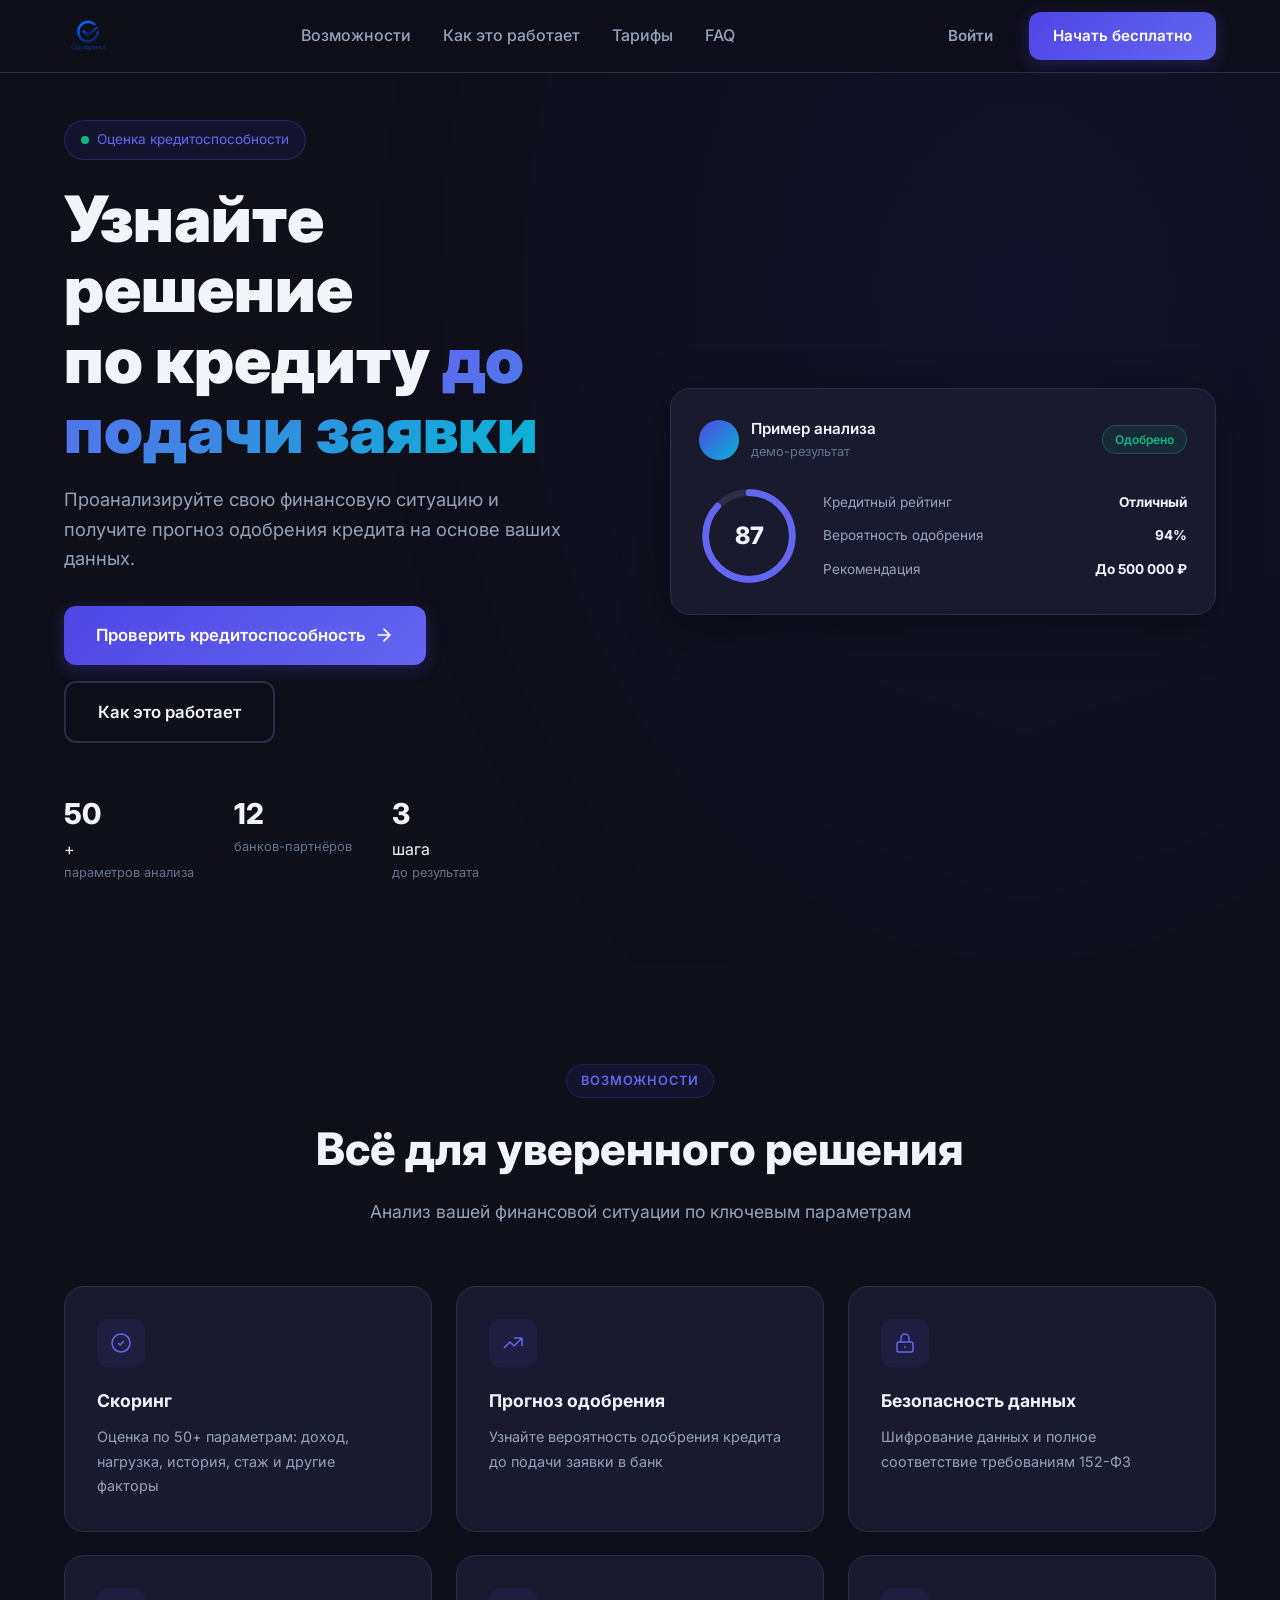
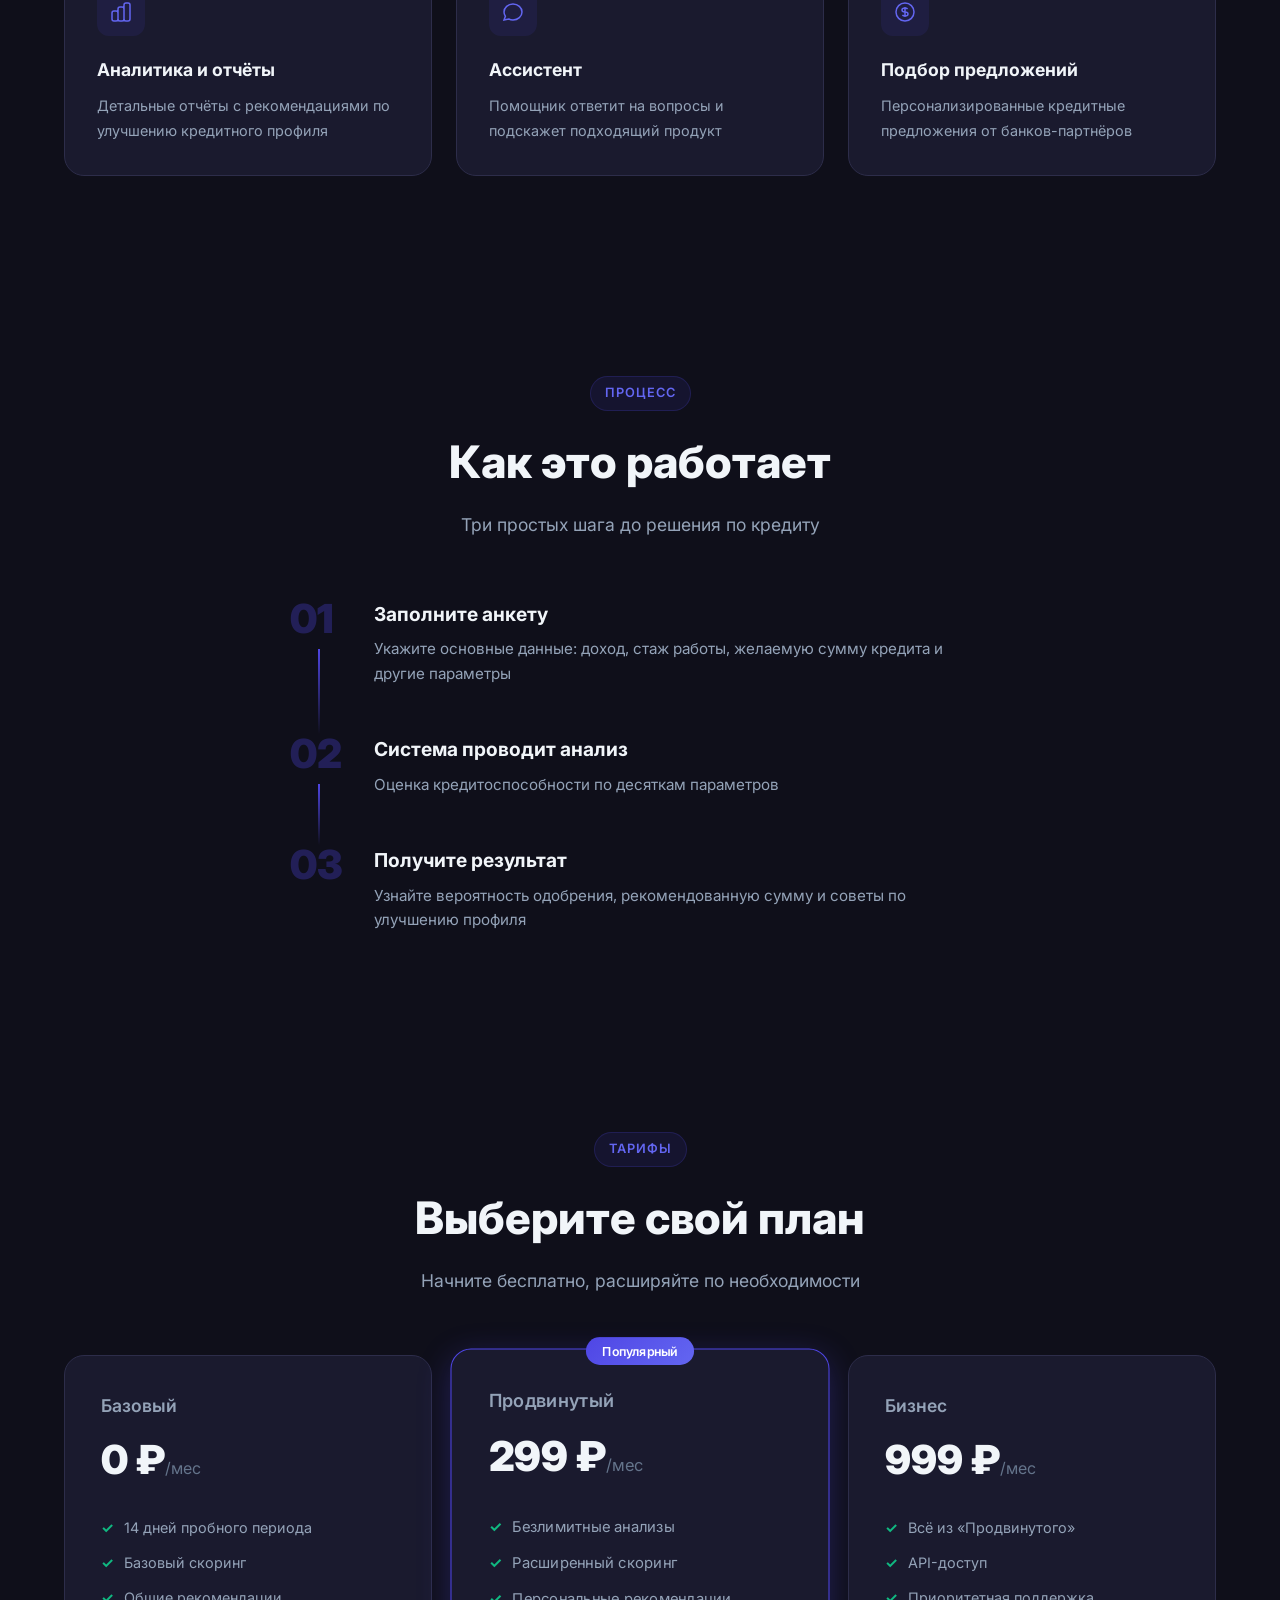
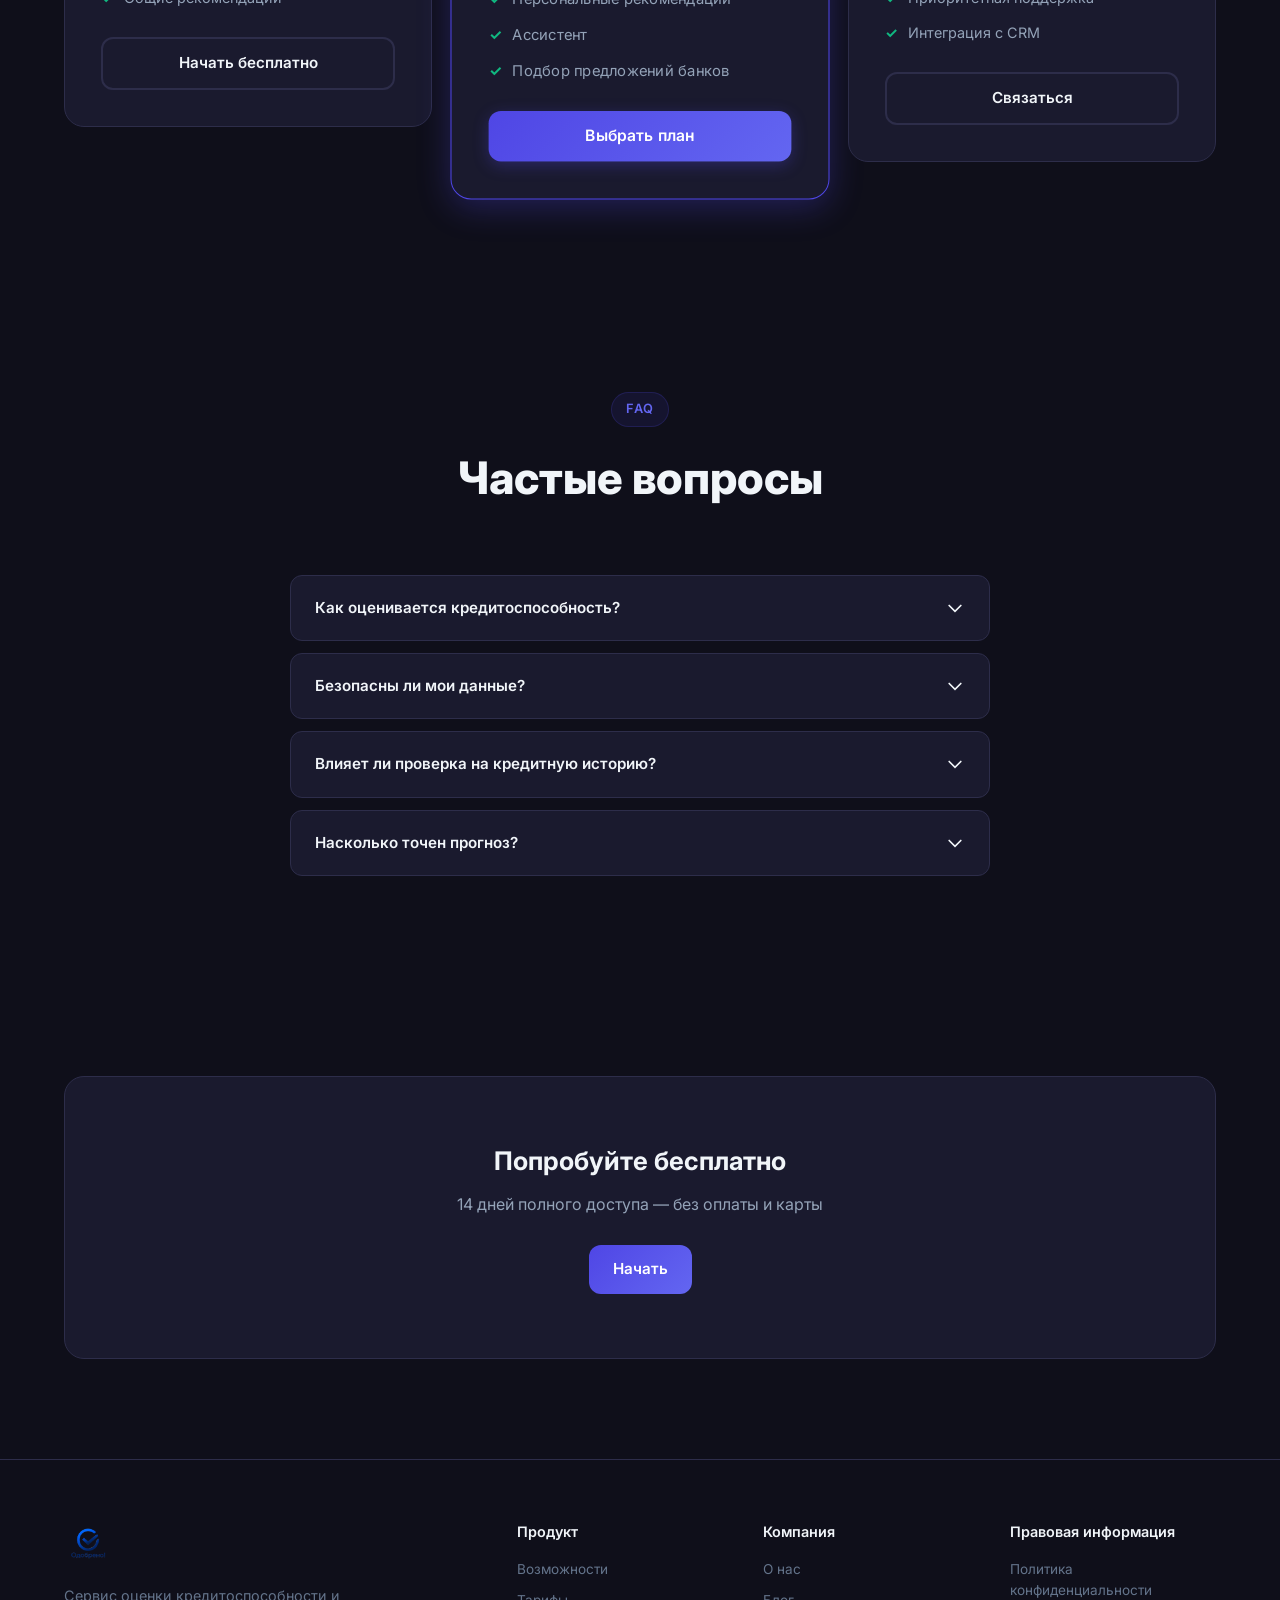
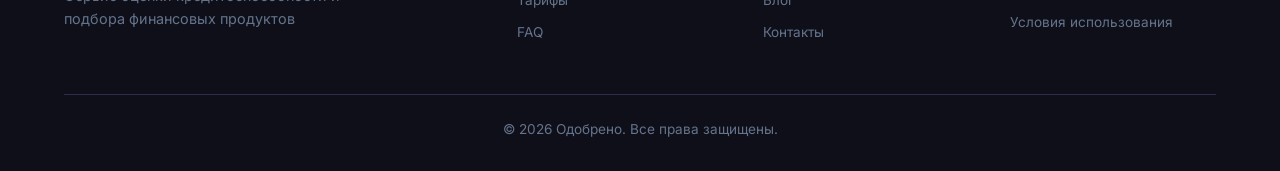
<file: Сайт/frontend/index.html>
<!DOCTYPE html>
<html lang="ru">
<head>
    <meta charset="UTF-8">
    <meta name="viewport" content="width=device-width, initial-scale=1.0">
    <title>Одобрено — Кредитный помощник</title>
    <link rel="stylesheet" href="css/style.css">
    <link rel="stylesheet" href="css/animations.css">
    <link rel="preconnect" href="https://fonts.googleapis.com">
    <link href="https://fonts.googleapis.com/css2?family=Inter:wght@300;400;500;600;700;800;900&display=swap" rel="stylesheet">
</head>
<body>
    <header class="header header--scrolled">
        <div class="container">
            <nav class="nav">
                <a href="index.html" class="nav__logo">
                    <img src="assets/logo-full.png" alt="Одобрено" class="nav__logo-img">
                </a>
                <input type="checkbox" id="navToggle" class="nav__toggle-input">
                <ul class="nav__menu" id="navMenu">
                    <li><a href="#features" class="nav__link">Возможности</a></li>
                    <li><a href="#how-it-works" class="nav__link">Как это работает</a></li>
                    <li><a href="#pricing" class="nav__link">Тарифы</a></li>
                    <li><a href="#faq" class="nav__link">FAQ</a></li>
                </ul>
                <div class="nav__actions">
                    <a href="login.html" class="btn btn--ghost">Войти</a>
                    <a href="register.html" class="btn btn--primary">Начать бесплатно</a>
                </div>
                <label for="navToggle" class="nav__burger" aria-label="Меню">
                    <span></span><span></span><span></span>
                </label>
            </nav>
        </div>
    </header>

    <main>
        <section class="hero" id="hero">
            <div class="hero__bg">
                <div class="hero__gradient"></div>
                <div class="hero__particles">
                    <div class="particle" style="left:10%;top:20%;animation-duration:8s;animation-delay:0s;width:3px;height:3px"></div>
                    <div class="particle" style="left:25%;top:60%;animation-duration:12s;animation-delay:2s;width:4px;height:4px"></div>
                    <div class="particle" style="left:40%;top:30%;animation-duration:10s;animation-delay:1s;width:2px;height:2px"></div>
                    <div class="particle" style="left:55%;top:70%;animation-duration:9s;animation-delay:3s;width:5px;height:5px"></div>
                    <div class="particle" style="left:70%;top:15%;animation-duration:11s;animation-delay:0.5s;width:3px;height:3px"></div>
                    <div class="particle" style="left:85%;top:50%;animation-duration:7s;animation-delay:4s;width:4px;height:4px"></div>
                    <div class="particle" style="left:15%;top:80%;animation-duration:13s;animation-delay:1.5s;width:2px;height:2px"></div>
                    <div class="particle" style="left:60%;top:40%;animation-duration:10s;animation-delay:2.5s;width:3px;height:3px"></div>
                    <div class="particle" style="left:90%;top:25%;animation-duration:8s;animation-delay:3.5s;width:4px;height:4px"></div>
                    <div class="particle" style="left:35%;top:90%;animation-duration:14s;animation-delay:0.8s;width:2px;height:2px"></div>
                </div>
            </div>
            <div class="container">
                <div class="hero__content">
                    <div class="hero__badge animate-fade-in">
                        <span class="hero__badge-dot"></span>
                        Оценка кредитоспособности
                    </div>
                    <h1 class="hero__title animate-fade-in-up">
                        Узнайте решение<br>по кредиту <span class="hero__title-accent">до подачи заявки</span>
                    </h1>
                    <p class="hero__subtitle animate-fade-in-up delay-1">
                        Проанализируйте свою финансовую ситуацию и получите прогноз
                        одобрения кредита на основе ваших данных.
                    </p>
                    <div class="hero__cta animate-fade-in-up delay-2">
                        <a href="register.html" class="btn btn--primary btn--lg">
                            Проверить кредитоспособность
                            <svg class="btn__icon" viewBox="0 0 24 24" fill="none" stroke="currentColor">
                                <path d="M5 12h14M12 5l7 7-7 7" stroke-width="2" stroke-linecap="round"/>
                            </svg>
                        </a>
                        <a href="#how-it-works" class="btn btn--outline btn--lg">Как это работает</a>
                    </div>
                    <div class="hero__stats animate-fade-in-up delay-3">
                        <div class="hero__stat">
                            <span class="hero__stat-value">50</span>+
                            <span class="hero__stat-label">параметров анализа</span>
                        </div>
                        <div class="hero__stat">
                            <span class="hero__stat-value">12</span>
                            <span class="hero__stat-label">банков-партнёров</span>
                        </div>
                        <div class="hero__stat">
                            <span class="hero__stat-value">3</span> шага
                            <span class="hero__stat-label">до результата</span>
                        </div>
                    </div>
                </div>
                <div class="hero__visual animate-fade-in-right delay-2">
                    <div class="hero__card">
                        <div class="hero__card-header">
                            <div class="hero__card-avatar"></div>
                            <div>
                                <div class="hero__card-name">Пример анализа</div>
                                <div class="hero__card-time">демо-результат</div>
                            </div>
                            <div class="hero__card-badge hero__card-badge--approved">Одобрено</div>
                        </div>
                        <div class="hero__card-score">
                            <div class="score-ring">
                                <svg viewBox="0 0 120 120">
                                    <circle class="score-ring__bg" cx="60" cy="60" r="52"/>
                                    <circle class="score-ring__fill score-ring__fill--static" cx="60" cy="60" r="52"/>
                                </svg>
                                <span class="score-ring__value">87</span>
                            </div>
                            <div class="hero__card-details">
                                <div class="hero__card-detail">
                                    <span>Кредитный рейтинг</span>
                                    <strong>Отличный</strong>
                                </div>
                                <div class="hero__card-detail">
                                    <span>Вероятность одобрения</span>
                                    <strong>94%</strong>
                                </div>
                                <div class="hero__card-detail">
                                    <span>Рекомендация</span>
                                    <strong>До 500 000 ₽</strong>
                                </div>
                            </div>
                        </div>
                    </div>
                </div>
            </div>
        </section>

        <section class="features" id="features">
            <div class="container">
                <div class="section-header">
                    <span class="section-tag">Возможности</span>
                    <h2 class="section-title">Всё для уверенного решения</h2>
                    <p class="section-subtitle">Анализ вашей финансовой ситуации по ключевым параметрам</p>
                </div>
                <div class="features__grid">
                    <div class="feature-card">
                        <div class="feature-card__icon">
                            <svg viewBox="0 0 24 24" fill="none" stroke="currentColor" stroke-width="1.5">
                                <path d="M9 12l2 2 4-4m6 2a9 9 0 11-18 0 9 9 0 0118 0z"/>
                            </svg>
                        </div>
                        <h3 class="feature-card__title">Скоринг</h3>
                        <p class="feature-card__text">Оценка по 50+ параметрам: доход, нагрузка, история, стаж и другие факторы</p>
                    </div>
                    <div class="feature-card">
                        <div class="feature-card__icon">
                            <svg viewBox="0 0 24 24" fill="none" stroke="currentColor" stroke-width="1.5">
                                <path d="M13 7h8m0 0v8m0-8l-8 8-4-4-6 6"/>
                            </svg>
                        </div>
                        <h3 class="feature-card__title">Прогноз одобрения</h3>
                        <p class="feature-card__text">Узнайте вероятность одобрения кредита до подачи заявки в банк</p>
                    </div>
                    <div class="feature-card">
                        <div class="feature-card__icon">
                            <svg viewBox="0 0 24 24" fill="none" stroke="currentColor" stroke-width="1.5">
                                <path d="M12 15v2m-6 4h12a2 2 0 002-2v-6a2 2 0 00-2-2H6a2 2 0 00-2 2v6a2 2 0 002 2zm10-10V7a4 4 0 00-8 0v4h8z"/>
                            </svg>
                        </div>
                        <h3 class="feature-card__title">Безопасность данных</h3>
                        <p class="feature-card__text">Шифрование данных и полное соответствие требованиям 152-ФЗ</p>
                    </div>
                    <div class="feature-card">
                        <div class="feature-card__icon">
                            <svg viewBox="0 0 24 24" fill="none" stroke="currentColor" stroke-width="1.5">
                                <path d="M9 19v-6a2 2 0 00-2-2H5a2 2 0 00-2 2v6a2 2 0 002 2h2a2 2 0 002-2zm0 0V9a2 2 0 012-2h2a2 2 0 012 2v10m-6 0a2 2 0 002 2h2a2 2 0 002-2m0 0V5a2 2 0 012-2h2a2 2 0 012 2v14a2 2 0 01-2 2h-2a2 2 0 01-2-2z"/>
                            </svg>
                        </div>
                        <h3 class="feature-card__title">Аналитика и отчёты</h3>
                        <p class="feature-card__text">Детальные отчёты с рекомендациями по улучшению кредитного профиля</p>
                    </div>
                    <div class="feature-card">
                        <div class="feature-card__icon">
                            <svg viewBox="0 0 24 24" fill="none" stroke="currentColor" stroke-width="1.5">
                                <path d="M8 12h.01M12 12h.01M16 12h.01M21 12c0 4.418-4.03 8-9 8a9.863 9.863 0 01-4.255-.949L3 20l1.395-3.72C3.512 15.042 3 13.574 3 12c0-4.418 4.03-8 9-8s9 3.582 9 8z"/>
                            </svg>
                        </div>
                        <h3 class="feature-card__title">Ассистент</h3>
                        <p class="feature-card__text">Помощник ответит на вопросы и подскажет подходящий продукт</p>
                    </div>
                    <div class="feature-card">
                        <div class="feature-card__icon">
                            <svg viewBox="0 0 24 24" fill="none" stroke="currentColor" stroke-width="1.5">
                                <path d="M12 8c-1.657 0-3 .895-3 2s1.343 2 3 2 3 .895 3 2-1.343 2-3 2m0-8c1.11 0 2.08.402 2.599 1M12 8V7m0 1v8m0 0v1m0-1c-1.11 0-2.08-.402-2.599-1M21 12a9 9 0 11-18 0 9 9 0 0118 0z"/>
                            </svg>
                        </div>
                        <h3 class="feature-card__title">Подбор предложений</h3>
                        <p class="feature-card__text">Персонализированные кредитные предложения от банков-партнёров</p>
                    </div>
                </div>
            </div>
        </section>

        <section class="how-it-works" id="how-it-works">
            <div class="container">
                <div class="section-header">
                    <span class="section-tag">Процесс</span>
                    <h2 class="section-title">Как это работает</h2>
                    <p class="section-subtitle">Три простых шага до решения по кредиту</p>
                </div>
                <div class="steps">
                    <div class="step">
                        <div class="step__number">01</div>
                        <div class="step__content">
                            <h3 class="step__title">Заполните анкету</h3>
                            <p class="step__text">Укажите основные данные: доход, стаж работы, желаемую сумму кредита и другие параметры</p>
                        </div>
                        <div class="step__line"></div>
                    </div>
                    <div class="step">
                        <div class="step__number">02</div>
                        <div class="step__content">
                            <h3 class="step__title">Система проводит анализ</h3>
                            <p class="step__text">Оценка кредитоспособности по десяткам параметров</p>
                        </div>
                        <div class="step__line"></div>
                    </div>
                    <div class="step">
                        <div class="step__number">03</div>
                        <div class="step__content">
                            <h3 class="step__title">Получите результат</h3>
                            <p class="step__text">Узнайте вероятность одобрения, рекомендованную сумму и советы по улучшению профиля</p>
                        </div>
                    </div>
                </div>
            </div>
        </section>

        <section class="pricing" id="pricing">
            <div class="container">
                <div class="section-header">
                    <span class="section-tag">Тарифы</span>
                    <h2 class="section-title">Выберите свой план</h2>
                    <p class="section-subtitle">Начните бесплатно, расширяйте по необходимости</p>
                </div>
                <div class="pricing__grid">
                    <div class="pricing-card">
                        <div class="pricing-card__name">Базовый</div>
                        <div class="pricing-card__price">0 ₽<span>/мес</span></div>
                        <ul class="pricing-card__features">
                            <li>14 дней пробного периода</li>
                            <li>Базовый скоринг</li>
                            <li>Общие рекомендации</li>
                        </ul>
                        <a href="register.html" class="btn btn--outline btn--block">Начать бесплатно</a>
                    </div>
                    <div class="pricing-card pricing-card--popular">
                        <div class="pricing-card__badge">Популярный</div>
                        <div class="pricing-card__name">Продвинутый</div>
                        <div class="pricing-card__price">299 ₽<span>/мес</span></div>
                        <ul class="pricing-card__features">
                            <li>Безлимитные анализы</li>
                            <li>Расширенный скоринг</li>
                            <li>Персональные рекомендации</li>
                            <li>Ассистент</li>
                            <li>Подбор предложений банков</li>
                        </ul>
                        <a href="register.html" class="btn btn--primary btn--block">Выбрать план</a>
                    </div>
                    <div class="pricing-card">
                        <div class="pricing-card__name">Бизнес</div>
                        <div class="pricing-card__price">999 ₽<span>/мес</span></div>
                        <ul class="pricing-card__features">
                            <li>Всё из «Продвинутого»</li>
                            <li>API-доступ</li>
                            <li>Приоритетная поддержка</li>
                            <li>Интеграция с CRM</li>
                        </ul>
                        <a href="register.html" class="btn btn--outline btn--block">Связаться</a>
                    </div>
                </div>
            </div>
        </section>

        <section class="faq" id="faq">
            <div class="container">
                <div class="section-header">
                    <span class="section-tag">FAQ</span>
                    <h2 class="section-title">Частые вопросы</h2>
                </div>
                <div class="faq__list">
                    <details class="faq-item">
                        <summary class="faq-item__question">
                            Как оценивается кредитоспособность?
                            <svg class="faq-item__icon" viewBox="0 0 24 24" fill="none" stroke="currentColor">
                                <path d="M19 9l-7 7-7-7" stroke-width="2" stroke-linecap="round"/>
                            </svg>
                        </summary>
                        <div class="faq-item__answer">
                            <p>Анализ учитывает более 50 параметров: уровень дохода, долговую нагрузку, кредитную историю, стаж работы, возраст и другие факторы. На основе этих данных формируется прогноз вероятности одобрения.</p>
                        </div>
                    </details>
                    <details class="faq-item">
                        <summary class="faq-item__question">
                            Безопасны ли мои данные?
                            <svg class="faq-item__icon" viewBox="0 0 24 24" fill="none" stroke="currentColor">
                                <path d="M19 9l-7 7-7-7" stroke-width="2" stroke-linecap="round"/>
                            </svg>
                        </summary>
                        <div class="faq-item__answer">
                            <p>Да, все данные шифруются при передаче и хранении. Мы полностью соответствуем требованиям 152-ФЗ о персональных данных и не передаём информацию третьим лицам.</p>
                        </div>
                    </details>
                    <details class="faq-item">
                        <summary class="faq-item__question">
                            Влияет ли проверка на кредитную историю?
                            <svg class="faq-item__icon" viewBox="0 0 24 24" fill="none" stroke="currentColor">
                                <path d="M19 9l-7 7-7-7" stroke-width="2" stroke-linecap="round"/>
                            </svg>
                        </summary>
                        <div class="faq-item__answer">
                            <p>Нет, наш анализ не влияет на вашу кредитную историю. Мы проводим «мягкую» проверку, которая не фиксируется в БКИ.</p>
                        </div>
                    </details>
                    <details class="faq-item">
                        <summary class="faq-item__question">
                            Насколько точен прогноз?
                            <svg class="faq-item__icon" viewBox="0 0 24 24" fill="none" stroke="currentColor">
                                <path d="M19 9l-7 7-7-7" stroke-width="2" stroke-linecap="round"/>
                            </svg>
                        </summary>
                        <div class="faq-item__answer">
                            <p>Прогноз строится на основе исторических данных банков. Итоговое решение всегда принимает банк, поэтому результат является ориентировочным.</p>
                        </div>
                    </details>
                </div>
            </div>
        </section>

        <section class="cta-section">
            <div class="container">
                <div class="cta-box">
                    <h2 class="cta-box__title">Попробуйте бесплатно</h2>
                    <p class="cta-box__text">14 дней полного доступа — без оплаты и карты</p>
                    <a href="register.html" class="btn btn--primary">Начать</a>
                </div>
            </div>
        </section>
    </main>

    <footer class="footer">
        <div class="container">
            <div class="footer__grid">
                <div class="footer__brand">
                    <a href="index.html" class="nav__logo">
                        <img src="assets/logo-full.png" alt="Одобрено" class="nav__logo-img">
                    </a>
                    <p class="footer__desc">Сервис оценки кредитоспособности и подбора финансовых продуктов</p>
                </div>
                <div class="footer__col">
                    <h4>Продукт</h4>
                    <a href="#features">Возможности</a>
                    <a href="#pricing">Тарифы</a>
                    <a href="#faq">FAQ</a>
                </div>
                <div class="footer__col">
                    <h4>Компания</h4>
                    <a href="#">О нас</a>
                    <a href="#">Блог</a>
                    <a href="#">Контакты</a>
                </div>
                <div class="footer__col">
                    <h4>Правовая информация</h4>
                    <a href="#">Политика конфиденциальности</a>
                    <a href="#">Условия использования</a>
                </div>
            </div>
            <div class="footer__bottom">
                <p>© 2026 Одобрено. Все права защищены.</p>
            </div>
        </div>
    </footer>
</body>
</html>
</file>
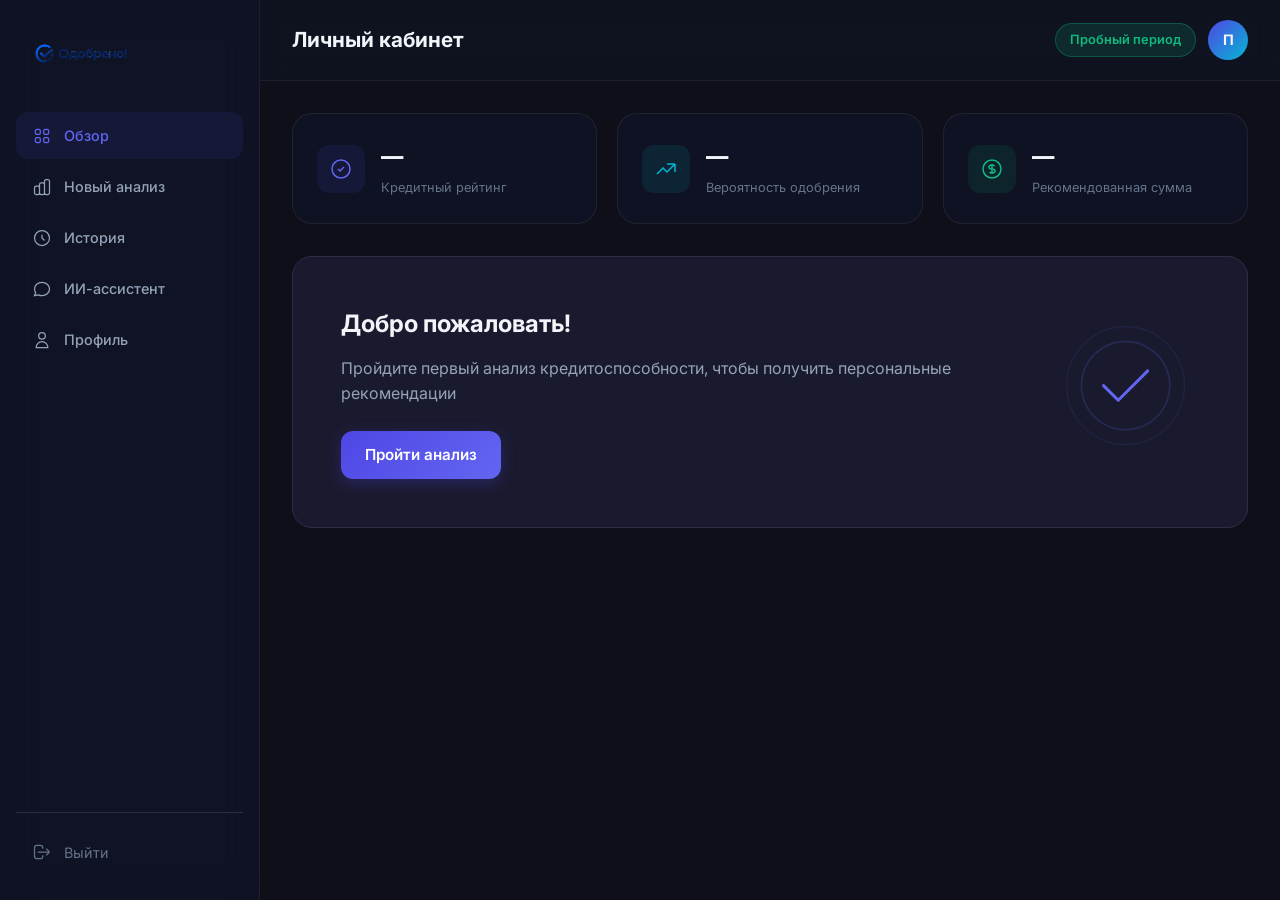
<file: Сайт/frontend/dashboard.html>
<!DOCTYPE html>
<html lang="ru">
<head>
    <meta charset="UTF-8">
    <meta name="viewport" content="width=device-width, initial-scale=1.0">
    <title>Личный кабинет — Одобрено</title>
    <link rel="stylesheet" href="css/style.css">
    <link rel="stylesheet" href="css/animations.css">
    <link rel="preconnect" href="https://fonts.googleapis.com">
    <link href="https://fonts.googleapis.com/css2?family=Inter:wght@300;400;500;600;700;800;900&display=swap" rel="stylesheet">
</head>
<body class="dashboard-body">
    <div class="dashboard">
        <input type="radio" name="dashTab" id="tabRadioOverview" class="tab-radio" checked>
        <input type="radio" name="dashTab" id="tabRadioAnalysis" class="tab-radio">
        <input type="radio" name="dashTab" id="tabRadioHistory" class="tab-radio">
        <input type="radio" name="dashTab" id="tabRadioAssistant" class="tab-radio">
        <input type="radio" name="dashTab" id="tabRadioProfile" class="tab-radio">
        <input type="checkbox" id="sidebarToggle" class="sidebar-toggle-input">

        <aside class="sidebar" id="sidebar">
            <div class="sidebar__header">
                <a href="index.html" class="nav__logo">
                    <img src="assets/logo.png" alt="Одобрено" class="nav__logo-img nav__logo-img--sm">
                </a>
            </div>
            <nav class="sidebar__nav">
                <label for="tabRadioOverview" class="sidebar__link sidebar__link--active">
                    <svg viewBox="0 0 24 24" fill="none" stroke="currentColor" stroke-width="1.5">
                        <path d="M4 6a2 2 0 012-2h2a2 2 0 012 2v2a2 2 0 01-2 2H6a2 2 0 01-2-2V6zm10 0a2 2 0 012-2h2a2 2 0 012 2v2a2 2 0 01-2 2h-2a2 2 0 01-2-2V6zM4 16a2 2 0 012-2h2a2 2 0 012 2v2a2 2 0 01-2 2H6a2 2 0 01-2-2v-2zm10 0a2 2 0 012-2h2a2 2 0 012 2v2a2 2 0 01-2 2h-2a2 2 0 01-2-2v-2z"/>
                    </svg>
                    Обзор
                </label>
                <label for="tabRadioAnalysis" class="sidebar__link">
                    <svg viewBox="0 0 24 24" fill="none" stroke="currentColor" stroke-width="1.5">
                        <path d="M9 19v-6a2 2 0 00-2-2H5a2 2 0 00-2 2v6a2 2 0 002 2h2a2 2 0 002-2zm0 0V9a2 2 0 012-2h2a2 2 0 012 2v10m-6 0a2 2 0 002 2h2a2 2 0 002-2m0 0V5a2 2 0 012-2h2a2 2 0 012 2v14a2 2 0 01-2 2h-2a2 2 0 01-2-2z"/>
                    </svg>
                    Новый анализ
                </label>
                <label for="tabRadioHistory" class="sidebar__link">
                    <svg viewBox="0 0 24 24" fill="none" stroke="currentColor" stroke-width="1.5">
                        <path d="M12 8v4l3 3m6-3a9 9 0 11-18 0 9 9 0 0118 0z"/>
                    </svg>
                    История
                </label>
                <label for="tabRadioAssistant" class="sidebar__link">
                    <svg viewBox="0 0 24 24" fill="none" stroke="currentColor" stroke-width="1.5">
                        <path d="M8 12h.01M12 12h.01M16 12h.01M21 12c0 4.418-4.03 8-9 8a9.863 9.863 0 01-4.255-.949L3 20l1.395-3.72C3.512 15.042 3 13.574 3 12c0-4.418 4.03-8 9-8s9 3.582 9 8z"/>
                    </svg>
                    ИИ-ассистент
                </label>
                <label for="tabRadioProfile" class="sidebar__link">
                    <svg viewBox="0 0 24 24" fill="none" stroke="currentColor" stroke-width="1.5">
                        <path d="M16 7a4 4 0 11-8 0 4 4 0 018 0zM12 14a7 7 0 00-7 7h14a7 7 0 00-7-7z"/>
                    </svg>
                    Профиль
                </label>
            </nav>
            <div class="sidebar__footer">
                <a href="/api/auth/logout" class="sidebar__logout">
                    <svg viewBox="0 0 24 24" fill="none" stroke="currentColor" stroke-width="1.5">
                        <path d="M17 16l4-4m0 0l-4-4m4 4H7m6 4v1a3 3 0 01-3 3H6a3 3 0 01-3-3V7a3 3 0 013-3h4a3 3 0 013 3v1"/>
                    </svg>
                    Выйти
                </a>
            </div>
        </aside>

        <main class="dashboard__main">
            <header class="dashboard__header">
                <label for="sidebarToggle" class="dashboard__menu-btn">
                    <svg viewBox="0 0 24 24" fill="none" stroke="currentColor" stroke-width="2">
                        <path d="M4 6h16M4 12h16M4 18h16" stroke-linecap="round"/>
                    </svg>
                </label>
                <h1 class="dashboard__title">Личный кабинет</h1>
                <div class="dashboard__user">
                    <span class="trial-badge">Пробный период</span>
                    <div class="dashboard__avatar">П</div>
                </div>
            </header>

            <div class="dashboard__content">
                <section class="tab-content tab-content--overview">
                    <div class="overview-cards">
                        <div class="overview-card">
                            <div class="overview-card__icon overview-card__icon--score">
                                <svg viewBox="0 0 24 24" fill="none" stroke="currentColor" stroke-width="1.5">
                                    <path d="M9 12l2 2 4-4m6 2a9 9 0 11-18 0 9 9 0 0118 0z"/>
                                </svg>
                            </div>
                            <div class="overview-card__info">
                                <span class="overview-card__value">—</span>
                                <span class="overview-card__label">Кредитный рейтинг</span>
                            </div>
                        </div>
                        <div class="overview-card">
                            <div class="overview-card__icon overview-card__icon--probability">
                                <svg viewBox="0 0 24 24" fill="none" stroke="currentColor" stroke-width="1.5">
                                    <path d="M13 7h8m0 0v8m0-8l-8 8-4-4-6 6"/>
                                </svg>
                            </div>
                            <div class="overview-card__info">
                                <span class="overview-card__value">—</span>
                                <span class="overview-card__label">Вероятность одобрения</span>
                            </div>
                        </div>
                        <div class="overview-card">
                            <div class="overview-card__icon overview-card__icon--amount">
                                <svg viewBox="0 0 24 24" fill="none" stroke="currentColor" stroke-width="1.5">
                                    <path d="M12 8c-1.657 0-3 .895-3 2s1.343 2 3 2 3 .895 3 2-1.343 2-3 2m0-8c1.11 0 2.08.402 2.599 1M12 8V7m0 1v8m0 0v1m0-1c-1.11 0-2.08-.402-2.599-1M21 12a9 9 0 11-18 0 9 9 0 0118 0z"/>
                                </svg>
                            </div>
                            <div class="overview-card__info">
                                <span class="overview-card__value">—</span>
                                <span class="overview-card__label">Рекомендованная сумма</span>
                            </div>
                        </div>
                    </div>

                    <div class="overview-welcome">
                        <div class="overview-welcome__content">
                            <h2>Добро пожаловать!</h2>
                            <p>Пройдите первый анализ кредитоспособности, чтобы получить персональные рекомендации</p>
                            <label for="tabRadioAnalysis" class="btn btn--primary">Пройти анализ</label>
                        </div>
                        <div class="overview-welcome__illustration">
                            <svg viewBox="0 0 200 200" fill="none">
                                <circle cx="100" cy="100" r="80" stroke="currentColor" stroke-width="2" opacity="0.1"/>
                                <circle cx="100" cy="100" r="60" stroke="currentColor" stroke-width="2" opacity="0.2"/>
                                <path d="M70 100l20 20 40-40" stroke="currentColor" stroke-width="4" stroke-linecap="round" stroke-linejoin="round"/>
                            </svg>
                        </div>
                    </div>
                </section>

                <section class="tab-content tab-content--analysis">
                    <div class="analysis-form-container">
                        <form class="analysis-form" id="analysisForm" action="/api/analysis/predict" method="POST">
                            <h3 class="analysis-form__step-title">Личные данные и доход</h3>
                            <div class="form-grid">
                                <div class="form-group">
                                    <label class="form-label" for="age">Возраст</label>
                                    <input type="number" id="age" name="age" class="form-input" placeholder="30" min="18" max="100" required>
                                </div>
                                <div class="form-group">
                                    <label class="form-label" for="occupation">Профессия</label>
                                    <select id="occupation" name="occupation" class="form-input form-select" required>
                                        <option value="">Выберите...</option>
                                        <option value="Scientist">Учёный</option>
                                        <option value="Teacher">Учитель</option>
                                        <option value="Engineer">Инженер</option>
                                        <option value="Entrepreneur">Предприниматель</option>
                                        <option value="Developer">Разработчик</option>
                                        <option value="Lawyer">Юрист</option>
                                        <option value="Media_Manager">Медиа-менеджер</option>
                                        <option value="Doctor">Врач</option>
                                        <option value="Journalist">Журналист</option>
                                        <option value="Manager">Менеджер</option>
                                        <option value="Accountant">Бухгалтер</option>
                                        <option value="Musician">Музыкант</option>
                                        <option value="Mechanic">Механик</option>
                                        <option value="Writer">Писатель</option>
                                        <option value="Architect">Архитектор</option>
                                    </select>
                                </div>
                                <div class="form-group">
                                    <label class="form-label" for="annualIncome">Годовой доход (₽)</label>
                                    <input type="number" id="annualIncome" name="annual_income" class="form-input" placeholder="1200000" min="0" required>
                                </div>
                                <div class="form-group">
                                    <label class="form-label" for="monthlyInhandSalary">Зарплата на руки (₽/мес)</label>
                                    <input type="number" id="monthlyInhandSalary" name="monthly_inhand_salary" class="form-input" placeholder="80000" min="0" required>
                                </div>
                                <div class="form-group">
                                    <label class="form-label" for="creditHistoryAge">Возраст кредитной истории (лет)</label>
                                    <input type="number" id="creditHistoryAge" name="credit_history_age" class="form-input" placeholder="5" min="0" max="50">
                                </div>
                                <div class="form-group">
                                    <label class="form-label" for="numBankAccounts">Кол-во банковских счетов</label>
                                    <input type="number" id="numBankAccounts" name="num_bank_accounts" class="form-input" placeholder="3" min="0">
                                </div>
                            </div>

                            <h3 class="analysis-form__step-title">Кредиты и задолженность</h3>
                            <div class="form-grid">
                                <div class="form-group">
                                    <label class="form-label" for="totalEmiPerMonth">EMI в месяц (₽)</label>
                                    <input type="number" id="totalEmiPerMonth" name="total_emi_per_month" class="form-input" placeholder="15000" min="0">
                                </div>
                                <div class="form-group">
                                    <label class="form-label" for="numCreditCard">Кол-во кредитных карт</label>
                                    <input type="number" id="numCreditCard" name="num_credit_card" class="form-input" placeholder="2" min="0">
                                </div>
                                <div class="form-group">
                                    <label class="form-label" for="interestRate">Процентная ставка (%)</label>
                                    <input type="number" id="interestRate" name="interest_rate" class="form-input" placeholder="12" min="0" step="0.1">
                                </div>
                                <div class="form-group">
                                    <label class="form-label" for="numOfLoan">Кол-во активных кредитов</label>
                                    <input type="number" id="numOfLoan" name="num_of_loan" class="form-input" placeholder="2" min="0">
                                </div>
                                <div class="form-group">
                                    <label class="form-label" for="outstandingDebt">Непогашенный долг (₽)</label>
                                    <input type="number" id="outstandingDebt" name="outstanding_debt" class="form-input" placeholder="300000" min="0">
                                </div>
                                <div class="form-group">
                                    <label class="form-label" for="creditUtilizationRatio">Утилизация кредита (%)</label>
                                    <input type="number" id="creditUtilizationRatio" name="credit_utilization_ratio" class="form-input" placeholder="30" min="0" max="100" step="0.1">
                                </div>
                                <div class="form-group">
                                    <label class="form-label" for="amountInvestedMonthly">Инвестиции в месяц (₽)</label>
                                    <input type="number" id="amountInvestedMonthly" name="amount_invested_monthly" class="form-input" placeholder="10000" min="0">
                                </div>
                                <div class="form-group">
                                    <label class="form-label" for="monthlyBalance">Баланс на конец месяца (₽)</label>
                                    <input type="number" id="monthlyBalance" name="monthly_balance" class="form-input" placeholder="50000" min="0">
                                </div>
                            </div>

                            <h3 class="analysis-form__step-title">Платёжная дисциплина и тип кредита</h3>
                            <div class="form-grid">
                                <div class="form-group">
                                    <label class="form-label" for="delayFromDueDate">Средняя просрочка (дней)</label>
                                    <input type="number" id="delayFromDueDate" name="delay_from_due_date" class="form-input" placeholder="0" min="0">
                                </div>
                                <div class="form-group">
                                    <label class="form-label" for="numOfDelayedPayment">Кол-во просроченных платежей</label>
                                    <input type="number" id="numOfDelayedPayment" name="num_of_delayed_payment" class="form-input" placeholder="0" min="0">
                                </div>
                                <div class="form-group">
                                    <label class="form-label" for="changedCreditLimit">Изменение кредитного лимита (%)</label>
                                    <input type="number" id="changedCreditLimit" name="changed_credit_limit" class="form-input" placeholder="5" step="0.1">
                                </div>
                                <div class="form-group">
                                    <label class="form-label" for="numCreditInquiries">Кол-во кредитных запросов</label>
                                    <input type="number" id="numCreditInquiries" name="num_credit_inquiries" class="form-input" placeholder="2" min="0">
                                </div>
                                <div class="form-group">
                                    <label class="form-label" for="creditMix">Кредитный микс</label>
                                    <select id="creditMix" name="credit_mix" class="form-input form-select" required>
                                        <option value="">Выберите...</option>
                                        <option value="Good">Хороший</option>
                                        <option value="Standard">Стандартный</option>
                                        <option value="Bad">Плохой</option>
                                    </select>
                                </div>
                                <div class="form-group">
                                    <label class="form-label" for="paymentOfMinAmount">Оплата минимального платежа</label>
                                    <select id="paymentOfMinAmount" name="payment_of_min_amount" class="form-input form-select" required>
                                        <option value="">Выберите...</option>
                                        <option value="Yes">Да</option>
                                        <option value="No">Нет</option>
                                    </select>
                                </div>
                                <div class="form-group">
                                    <label class="form-label" for="paymentBehaviour">Платёжное поведение</label>
                                    <select id="paymentBehaviour" name="payment_behaviour" class="form-input form-select" required>
                                        <option value="">Выберите...</option>
                                        <option value="High_spent_Small_value_payments">Высокие траты, малые платежи</option>
                                        <option value="High_spent_Medium_value_payments">Высокие траты, средние платежи</option>
                                        <option value="High_spent_Large_value_payments">Высокие траты, крупные платежи</option>
                                        <option value="Low_spent_Small_value_payments">Низкие траты, малые платежи</option>
                                        <option value="Low_spent_Medium_value_payments">Низкие траты, средние платежи</option>
                                        <option value="Low_spent_Large_value_payments">Низкие траты, крупные платежи</option>
                                    </select>
                                </div>
                                <div class="form-group">
                                    <label class="form-label" for="typeOfLoan">Тип кредита</label>
                                    <select id="typeOfLoan" name="type_of_loan" class="form-input form-select" required>
                                        <option value="">Выберите...</option>
                                        <option value="Auto Loan">Автокредит</option>
                                        <option value="Credit-Builder Loan">Кредит для построения истории</option>
                                        <option value="Debt Consolidation Loan">Консолидация долга</option>
                                        <option value="Home Equity Loan">Кредит под залог жилья</option>
                                        <option value="Mortgage Loan">Ипотека</option>
                                        <option value="No Loan">Нет кредита</option>
                                        <option value="Not Specified">Не указан</option>
                                        <option value="Payday Loan">Займ до зарплаты</option>
                                        <option value="Personal Loan">Потребительский</option>
                                        <option value="Student Loan">Студенческий</option>
                                    </select>
                                </div>
                            </div>
                            <div class="analysis-form__actions">
                                <button type="submit" class="btn btn--primary">Получить результат</button>
                            </div>
                        </form>
                    </div>
                </section>

                <section class="tab-content tab-content--history">
                    <div class="history-list">
                        <div class="empty-state">
                            <svg viewBox="0 0 24 24" fill="none" stroke="currentColor" stroke-width="1.5">
                                <path d="M12 8v4l3 3m6-3a9 9 0 11-18 0 9 9 0 0118 0z"/>
                            </svg>
                            <p>Пока нет проведённых анализов</p>
                        </div>
                    </div>
                </section>

                <section class="tab-content tab-content--assistant">
                    <div class="chat-container">
                        <div class="chat-messages">
                            <div class="chat-message chat-message--bot">
                                <div class="chat-message__avatar">AI</div>
                                <div class="chat-message__bubble">
                                    Здравствуйте! Я ваш ИИ-ассистент по кредитным вопросам. Спрашивайте о кредитах, скоринге или ваших результатах анализа.
                                </div>
                            </div>
                        </div>
                        <form class="chat-input">
                            <input type="text" class="form-input" placeholder="Напишите сообщение..." autocomplete="off">
                            <button type="submit" class="btn btn--primary btn--icon">
                                <svg viewBox="0 0 24 24" fill="none" stroke="currentColor" stroke-width="2">
                                    <path d="M22 2L11 13M22 2l-7 20-4-9-9-4 20-7z" stroke-linecap="round" stroke-linejoin="round"/>
                                </svg>
                            </button>
                        </form>
                    </div>
                </section>

                <section class="tab-content tab-content--profile">
                    <div class="profile-container">
                        <div class="profile-card">
                            <div class="profile-card__header">
                                <div class="profile-card__avatar">П</div>
                                <div>
                                    <h3>Пользователь</h3>
                                    <p>user@example.com</p>
                                </div>
                            </div>
                            <form class="profile-form">
                                <div class="form-grid">
                                    <div class="form-group">
                                        <label class="form-label" for="profileNameInput">Имя</label>
                                        <input type="text" id="profileNameInput" class="form-input" placeholder="Иван Иванов">
                                    </div>
                                    <div class="form-group">
                                        <label class="form-label" for="profilePhone">Телефон</label>
                                        <input type="tel" id="profilePhone" class="form-input" placeholder="+7 (999) 123-45-67">
                                    </div>
                                    <div class="form-group">
                                        <label class="form-label" for="profileCity">Город</label>
                                        <input type="text" id="profileCity" class="form-input" placeholder="Москва">
                                    </div>
                                    <div class="form-group">
                                        <label class="form-label" for="profileBirthdate">Дата рождения</label>
                                        <input type="date" id="profileBirthdate" class="form-input">
                                    </div>
                                </div>
                                <button type="submit" class="btn btn--primary">Сохранить изменения</button>
                            </form>
                        </div>
                    </div>
                </section>
            </div>
        </main>
    </div>
</body>
</html>
</file>
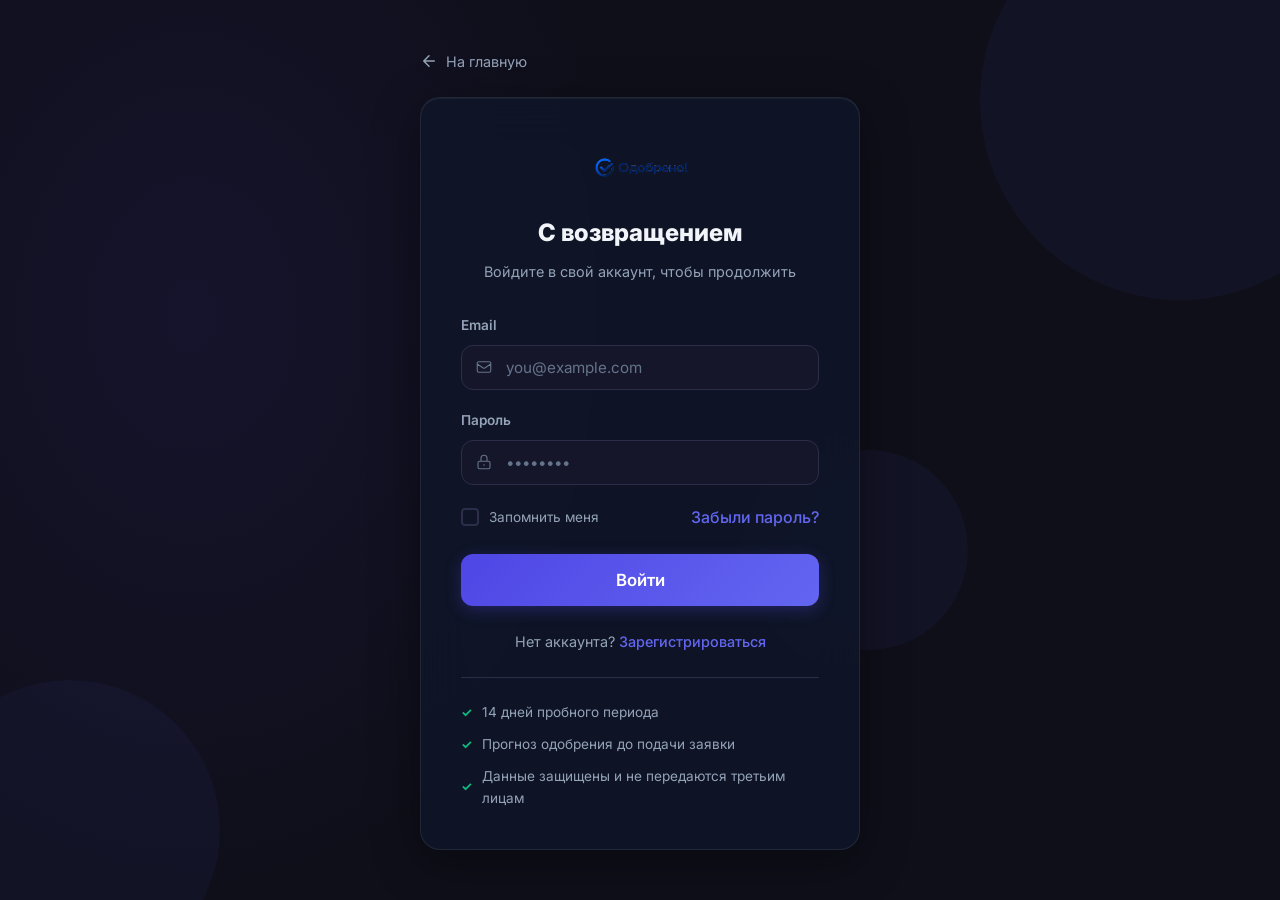
<file: Сайт/frontend/login.html>
<!DOCTYPE html>
<html lang="ru">
<head>
    <meta charset="UTF-8">
    <meta name="viewport" content="width=device-width, initial-scale=1.0">
    <title>Вход — Одобрено</title>
    <link rel="stylesheet" href="css/style.css">
    <link rel="stylesheet" href="css/animations.css">
    <link rel="preconnect" href="https://fonts.googleapis.com">
    <link href="https://fonts.googleapis.com/css2?family=Inter:wght@300;400;500;600;700;800;900&display=swap" rel="stylesheet">
</head>
<body class="auth-body">
    <div class="auth-page">
        <div class="auth-page__bg">
            <div class="auth-page__gradient"></div>
            <div class="auth-page__shapes">
                <div class="auth-shape auth-shape--1"></div>
                <div class="auth-shape auth-shape--2"></div>
                <div class="auth-shape auth-shape--3"></div>
            </div>
        </div>

        <div class="auth-container">
            <a href="index.html" class="auth-back">
                <svg viewBox="0 0 24 24" fill="none" stroke="currentColor" stroke-width="2">
                    <path d="M19 12H5M12 19l-7-7 7-7" stroke-linecap="round" stroke-linejoin="round"/>
                </svg>
                На главную
            </a>

            <div class="auth-card animate-fade-in-up">
                <div class="auth-card__header">
                    <a href="index.html" class="nav__logo nav__logo--center">
                        <img src="assets/logo.png" alt="Одобрено" class="nav__logo-img nav__logo-img--sm">
                    </a>
                    <h1 class="auth-card__title">С возвращением</h1>
                    <p class="auth-card__subtitle">Войдите в свой аккаунт, чтобы продолжить</p>
                </div>

                <form class="auth-form" id="loginForm" action="/api/auth/login" method="POST">
                    <div class="form-group">
                        <label class="form-label" for="loginEmail">Email</label>
                        <div class="form-input-wrapper">
                            <svg class="form-input-icon" viewBox="0 0 24 24" fill="none" stroke="currentColor" stroke-width="1.5">
                                <path d="M3 8l7.89 5.26a2 2 0 002.22 0L21 8M5 19h14a2 2 0 002-2V7a2 2 0 00-2-2H5a2 2 0 00-2 2v10a2 2 0 002 2z"/>
                            </svg>
                            <input type="email" id="loginEmail" name="email" class="form-input" placeholder="you@example.com" required>
                        </div>
                    </div>

                    <div class="form-group">
                        <label class="form-label" for="loginPassword">Пароль</label>
                        <div class="form-input-wrapper">
                            <svg class="form-input-icon" viewBox="0 0 24 24" fill="none" stroke="currentColor" stroke-width="1.5">
                                <path d="M12 15v2m-6 4h12a2 2 0 002-2v-6a2 2 0 00-2-2H6a2 2 0 00-2 2v6a2 2 0 002 2zm10-10V7a4 4 0 00-8 0v4h8z"/>
                            </svg>
                            <input type="password" id="loginPassword" name="password" class="form-input" placeholder="••••••••" required minlength="8">
                        </div>
                    </div>

                    <div class="form-row">
                        <label class="form-checkbox">
                            <input type="checkbox" id="rememberMe">
                            <span class="form-checkbox__box"></span>
                            Запомнить меня
                        </label>
                        <a href="#" class="form-link">Забыли пароль?</a>
                    </div>

                    <button type="submit" class="btn btn--primary btn--block btn--lg" id="loginBtn">
                        <span class="btn__text">Войти</span>
                    </button>
                </form>

                <div class="auth-card__footer">
                    <p>Нет аккаунта? <a href="register.html" class="form-link">Зарегистрироваться</a></p>
                </div>

                <ul class="auth-card__features">
                    <li>14 дней пробного периода</li>
                    <li>Прогноз одобрения до подачи заявки</li>
                    <li>Данные защищены и не передаются третьим лицам</li>
                </ul>
            </div>
        </div>
    </div>
</body>
</html>
</file>
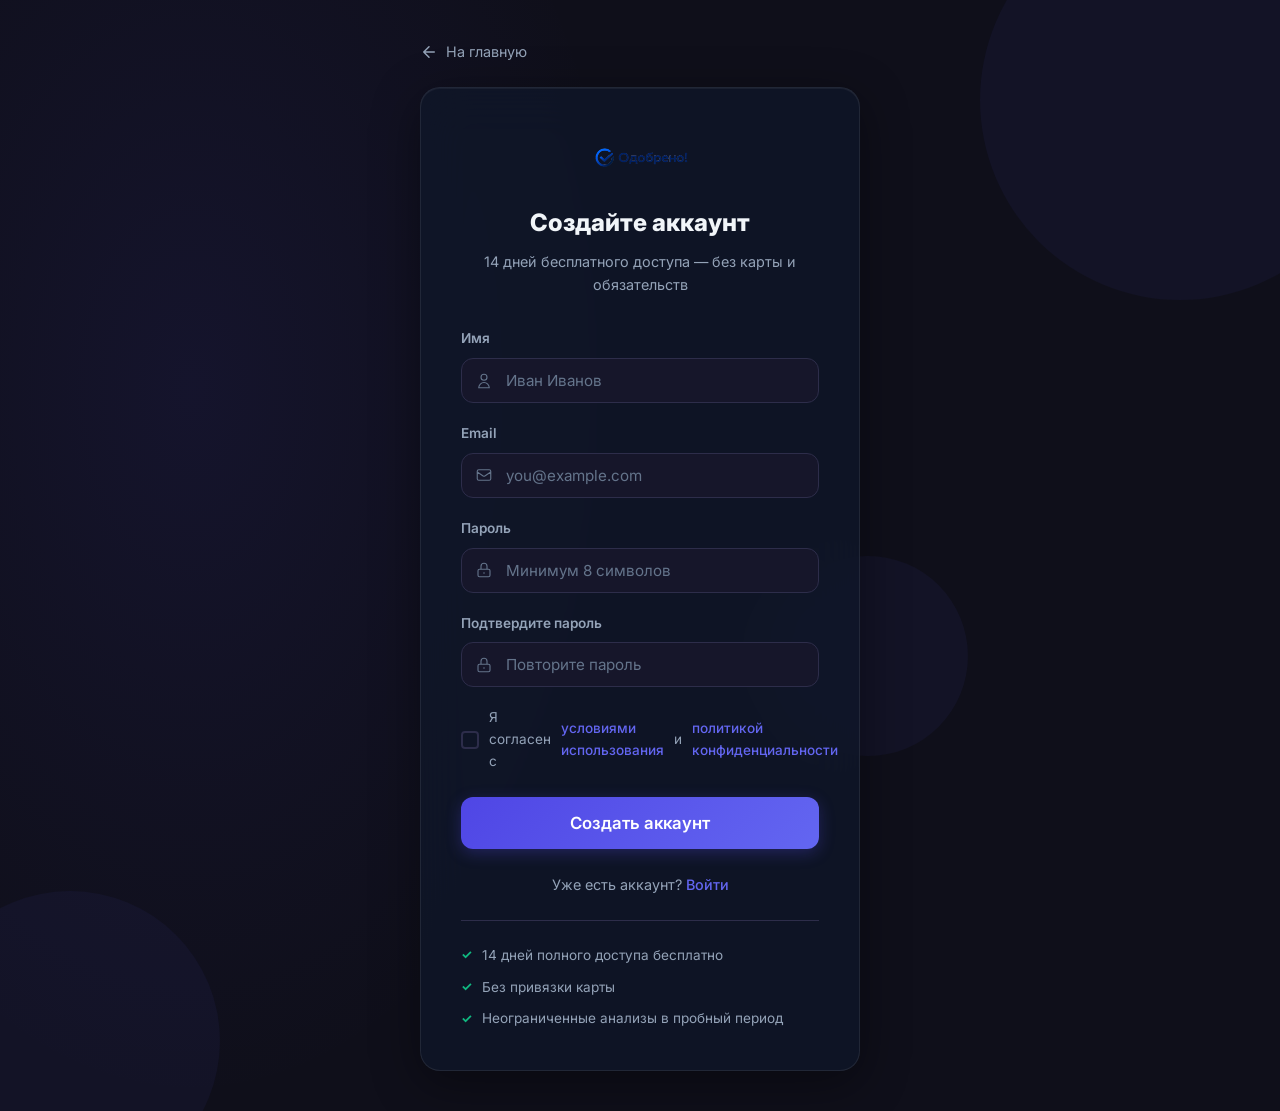
<file: Сайт/frontend/register.html>
<!DOCTYPE html>
<html lang="ru">
<head>
    <meta charset="UTF-8">
    <meta name="viewport" content="width=device-width, initial-scale=1.0">
    <title>Регистрация — Одобрено</title>
    <link rel="stylesheet" href="css/style.css">
    <link rel="stylesheet" href="css/animations.css">
    <link rel="preconnect" href="https://fonts.googleapis.com">
    <link href="https://fonts.googleapis.com/css2?family=Inter:wght@300;400;500;600;700;800;900&display=swap" rel="stylesheet">
</head>
<body class="auth-body">
    <div class="auth-page">
        <div class="auth-page__bg">
            <div class="auth-page__gradient"></div>
            <div class="auth-page__shapes">
                <div class="auth-shape auth-shape--1"></div>
                <div class="auth-shape auth-shape--2"></div>
                <div class="auth-shape auth-shape--3"></div>
            </div>
        </div>

        <div class="auth-container">
            <a href="index.html" class="auth-back">
                <svg viewBox="0 0 24 24" fill="none" stroke="currentColor" stroke-width="2">
                    <path d="M19 12H5M12 19l-7-7 7-7" stroke-linecap="round" stroke-linejoin="round"/>
                </svg>
                На главную
            </a>

            <div class="auth-card animate-fade-in-up">
                <div class="auth-card__header">
                    <a href="index.html" class="nav__logo nav__logo--center">
                        <img src="assets/logo.png" alt="Одобрено" class="nav__logo-img nav__logo-img--sm">
                    </a>
                    <h1 class="auth-card__title">Создайте аккаунт</h1>
                    <p class="auth-card__subtitle">14 дней бесплатного доступа — без карты и обязательств</p>
                </div>

                <form class="auth-form" id="registerForm" action="/api/auth/register" method="POST">
                    <div class="form-group">
                        <label class="form-label" for="regName">Имя</label>
                        <div class="form-input-wrapper">
                            <svg class="form-input-icon" viewBox="0 0 24 24" fill="none" stroke="currentColor" stroke-width="1.5">
                                <path d="M16 7a4 4 0 11-8 0 4 4 0 018 0zM12 14a7 7 0 00-7 7h14a7 7 0 00-7-7z"/>
                            </svg>
                            <input type="text" id="regName" name="name" class="form-input" placeholder="Иван Иванов" required minlength="2">
                        </div>
                    </div>

                    <div class="form-group">
                        <label class="form-label" for="regEmail">Email</label>
                        <div class="form-input-wrapper">
                            <svg class="form-input-icon" viewBox="0 0 24 24" fill="none" stroke="currentColor" stroke-width="1.5">
                                <path d="M3 8l7.89 5.26a2 2 0 002.22 0L21 8M5 19h14a2 2 0 002-2V7a2 2 0 00-2-2H5a2 2 0 00-2 2v10a2 2 0 002 2z"/>
                            </svg>
                            <input type="email" id="regEmail" name="email" class="form-input" placeholder="you@example.com" required>
                        </div>
                    </div>

                    <div class="form-group">
                        <label class="form-label" for="regPassword">Пароль</label>
                        <div class="form-input-wrapper">
                            <svg class="form-input-icon" viewBox="0 0 24 24" fill="none" stroke="currentColor" stroke-width="1.5">
                                <path d="M12 15v2m-6 4h12a2 2 0 002-2v-6a2 2 0 00-2-2H6a2 2 0 00-2 2v6a2 2 0 002 2zm10-10V7a4 4 0 00-8 0v4h8z"/>
                            </svg>
                            <input type="password" id="regPassword" name="password" class="form-input" placeholder="Минимум 8 символов" required minlength="8">
                        </div>
                    </div>

                    <div class="form-group">
                        <label class="form-label" for="regPasswordConfirm">Подтвердите пароль</label>
                        <div class="form-input-wrapper">
                            <svg class="form-input-icon" viewBox="0 0 24 24" fill="none" stroke="currentColor" stroke-width="1.5">
                                <path d="M12 15v2m-6 4h12a2 2 0 002-2v-6a2 2 0 00-2-2H6a2 2 0 00-2 2v6a2 2 0 002 2zm10-10V7a4 4 0 00-8 0v4h8z"/>
                            </svg>
                            <input type="password" id="regPasswordConfirm" class="form-input" placeholder="Повторите пароль" required minlength="8">
                        </div>
                    </div>

                    <label class="form-checkbox form-checkbox--terms">
                        <input type="checkbox" id="agreeTerms" required>
                        <span class="form-checkbox__box"></span>
                        Я согласен с <a href="#" class="form-link">условиями использования</a> и <a href="#" class="form-link">политикой конфиденциальности</a>
                    </label>

                    <button type="submit" class="btn btn--primary btn--block btn--lg" id="registerBtn">
                        <span class="btn__text">Создать аккаунт</span>
                    </button>
                </form>

                <div class="auth-card__footer">
                    <p>Уже есть аккаунт? <a href="login.html" class="form-link">Войти</a></p>
                </div>

                <ul class="auth-card__features">
                    <li>14 дней полного доступа бесплатно</li>
                    <li>Без привязки карты</li>
                    <li>Неограниченные анализы в пробный период</li>
                </ul>
            </div>
        </div>
    </div>
</body>
</html>
</file>
<file: Сайт/frontend/css/style.css>
:root {
    --primary: #4f46e5;
    --primary-light: #6366f1;
    --primary-dark: #3730a3;
    --primary-glow: rgba(79, 70, 229, 0.3);
    --accent: #06b6d4;
    --success: #10b981;
    --warning: #f59e0b;
    --danger: #ef4444;
    --bg: #0f0f1a;
    --bg-card: #1a1a2e;
    --bg-card-hover: #222240;
    --bg-input: #16162a;
    --text: #f1f5f9;
    --text-secondary: #94a3b8;
    --text-muted: #64748b;
    --border: #2d2d4a;
    --radius: 12px;
    --radius-lg: 20px;
    --shadow: 0 4px 24px rgba(0, 0, 0, 0.3);
    --shadow-lg: 0 12px 48px rgba(0, 0, 0, 0.4);
    --transition: 0.3s cubic-bezier(0.4, 0, 0.2, 1);
    --font: 'Inter', -apple-system, BlinkMacSystemFont, sans-serif;
}

* {
    margin: 0;
    padding: 0;
    box-sizing: border-box;
}

html {
    scroll-behavior: smooth;
}

body {
    font-family: var(--font);
    background: var(--bg);
    color: var(--text);
    line-height: 1.6;
    overflow-x: hidden;
}

.container {
    max-width: 1200px;
    margin: 0 auto;
    padding: 0 24px;
}

a {
    text-decoration: none;
    color: inherit;
}

ul {
    list-style: none;
}

img, svg {
    display: block;
    max-width: 100%;
}

button {
    cursor: pointer;
    border: none;
    background: none;
    font-family: inherit;
    font-size: inherit;
    color: inherit;
}

input, select, textarea {
    font-family: inherit;
    font-size: inherit;
}

/* ===== BUTTONS ===== */
.btn {
    display: inline-flex;
    align-items: center;
    justify-content: center;
    gap: 8px;
    padding: 12px 24px;
    border-radius: var(--radius);
    font-weight: 600;
    font-size: 0.95rem;
    transition: all 0.35s cubic-bezier(0.4, 0, 0.2, 1);
    position: relative;
    overflow: hidden;
}

.btn:active {
    transform: scale(0.97);
}

.btn--primary {
    background: linear-gradient(135deg, var(--primary), var(--primary-light));
    color: #fff;
    box-shadow: 0 4px 16px var(--primary-glow);
}

.btn--primary:hover {
    transform: translateY(-2px);
    box-shadow: 0 8px 24px var(--primary-glow);
}

.btn--outline {
    border: 2px solid var(--border);
    color: var(--text);
}

.btn--outline:hover {
    border-color: var(--primary);
    color: var(--primary-light);
}

.btn--ghost {
    color: var(--text-secondary);
}

.btn--ghost:hover {
    color: var(--text);
    background: rgba(255, 255, 255, 0.05);
}

.btn--lg {
    padding: 16px 32px;
    font-size: 1.05rem;
}

.btn--sm {
    padding: 8px 16px;
    font-size: 0.85rem;
}

.btn--block {
    width: 100%;
}

.btn--icon {
    padding: 12px;
    border-radius: 50%;
}

.btn__icon {
    width: 20px;
    height: 20px;
    transition: transform 0.3s;
}

.btn:hover .btn__icon {
    transform: translateX(4px);
}

[hidden] {
    display: none !important;
}

.btn__loader {
    display: flex;
    align-items: center;
}

.spinner {
    width: 20px;
    height: 20px;
    border: 2px solid rgba(255, 255, 255, 0.3);
    border-top-color: #fff;
    border-radius: 50%;
    animation: spin 0.6s linear infinite;
}

@keyframes spin {
    to { transform: rotate(360deg); }
}

/* ===== HEADER / NAV ===== */
.header {
    position: fixed;
    top: 0;
    left: 0;
    right: 0;
    z-index: 1000;
    padding: 16px 0;
    transition: var(--transition);
    background: rgba(15, 15, 26, 0.9);
    backdrop-filter: blur(20px);
    border-bottom: 1px solid var(--border);
    padding: 12px 0;
}

.nav__toggle-input {
    display: none;
}

.nav {
    display: flex;
    align-items: center;
    justify-content: space-between;
}

.nav__logo {
    display: flex;
    align-items: center;
    gap: 10px;
    font-weight: 800;
    font-size: 1.3rem;
}

.nav__logo-icon {
    width: 36px;
    height: 36px;
    display: flex;
    align-items: center;
    justify-content: center;
    background: var(--bg-card);
    border: 2px solid var(--primary);
    border-radius: 10px;
    color: var(--primary-light);
}

.nav__logo-icon svg {
    width: 20px;
    height: 20px;
}

.nav__logo-img {
    height: 48px;
    width: auto;
    object-fit: contain;
    border-radius: 10px;
}

.nav__logo-img--sm {
    height: 56px;
}

.nav__menu {
    display: flex;
    gap: 32px;
}

.nav__link {
    color: var(--text-secondary);
    font-weight: 500;
    transition: var(--transition);
    position: relative;
}

.nav__link::after {
    content: '';
    position: absolute;
    bottom: -4px;
    left: 0;
    width: 0;
    height: 2px;
    background: var(--primary);
    transition: width 0.3s;
}

.nav__link:hover {
    color: var(--text);
}

.nav__link:hover::after {
    width: 100%;
}

.nav__actions {
    display: flex;
    gap: 12px;
    align-items: center;
}

.nav__burger {
    display: none;
    flex-direction: column;
    gap: 5px;
    padding: 8px;
    cursor: pointer;
}

.nav__burger span {
    width: 24px;
    height: 2px;
    background: var(--text);
    transition: var(--transition);
}

.nav__toggle-input:checked ~ .nav__menu {
    display: flex;
}

.nav__toggle-input:checked ~ .nav__burger span:nth-child(1) {
    transform: rotate(45deg) translate(5px, 5px);
}

.nav__toggle-input:checked ~ .nav__burger span:nth-child(2) {
    opacity: 0;
}

.nav__toggle-input:checked ~ .nav__burger span:nth-child(3) {
    transform: rotate(-45deg) translate(5px, -5px);
}

/* ===== HERO ===== */
.hero {
    min-height: 100vh;
    display: flex;
    align-items: center;
    position: relative;
    padding: 120px 0 80px;
}

.hero__bg {
    position: absolute;
    inset: 0;
    overflow: hidden;
}

.hero__gradient {
    position: absolute;
    top: -60%;
    right: -30%;
    width: 100%;
    height: 180%;
    background: radial-gradient(ellipse at center, rgba(79, 70, 229, 0.08) 0%, rgba(79, 70, 229, 0.03) 40%, transparent 70%);
    opacity: 1;
    filter: blur(60px);
}

.hero__particles {
    position: absolute;
    inset: 0;
}

.hero .container {
    display: grid;
    grid-template-columns: 1fr 1fr;
    gap: 60px;
    align-items: center;
    position: relative;
    z-index: 1;
}

.hero__badge {
    display: inline-flex;
    align-items: center;
    gap: 8px;
    padding: 8px 16px;
    background: rgba(79, 70, 229, 0.1);
    border: 1px solid rgba(79, 70, 229, 0.3);
    border-radius: 100px;
    font-size: 0.85rem;
    color: var(--primary-light);
    margin-bottom: 24px;
}

.hero__badge-dot {
    width: 8px;
    height: 8px;
    background: var(--success);
    border-radius: 50%;
    animation: pulse-dot 2s infinite;
}

@keyframes pulse-dot {
    0%, 100% { opacity: 1; }
    50% { opacity: 0.4; }
}

.hero__title {
    font-size: clamp(2.5rem, 5vw, 4rem);
    font-weight: 900;
    line-height: 1.1;
    margin-bottom: 20px;
}

.hero__title-accent {
    background: linear-gradient(135deg, var(--primary-light), var(--accent));
    -webkit-background-clip: text;
    -webkit-text-fill-color: transparent;
    background-clip: text;
}

.hero__subtitle {
    font-size: 1.15rem;
    color: var(--text-secondary);
    max-width: 500px;
    margin-bottom: 32px;
}

.hero__cta {
    display: flex;
    gap: 16px;
    margin-bottom: 48px;
    flex-wrap: wrap;
}

.hero__stats {
    display: flex;
    gap: 40px;
}

.hero__stat {
    display: flex;
    flex-direction: column;
}

.hero__stat-value {
    font-size: 1.8rem;
    font-weight: 800;
    color: var(--text);
}

.hero__stat-label {
    font-size: 0.8rem;
    color: var(--text-muted);
}

/* Hero Card */
.hero__card {
    background: var(--bg-card);
    border: 1px solid var(--border);
    border-radius: var(--radius-lg);
    padding: 28px;
    box-shadow: var(--shadow-lg);
}

.hero__card-header {
    display: flex;
    align-items: center;
    gap: 12px;
    margin-bottom: 24px;
}

.hero__card-avatar {
    width: 40px;
    height: 40px;
    border-radius: 50%;
    background: linear-gradient(135deg, var(--primary), var(--accent));
}

.hero__card-name {
    font-weight: 600;
    font-size: 0.95rem;
}

.hero__card-time {
    font-size: 0.8rem;
    color: var(--text-muted);
}

.hero__card-badge {
    margin-left: auto;
    padding: 4px 12px;
    border-radius: 100px;
    font-size: 0.75rem;
    font-weight: 600;
}

.hero__card-badge--approved {
    background: rgba(16, 185, 129, 0.1);
    color: var(--success);
    border: 1px solid rgba(16, 185, 129, 0.3);
}

.hero__card-score {
    display: flex;
    align-items: center;
    gap: 24px;
}

.hero__card-details {
    flex: 1;
    display: flex;
    flex-direction: column;
    gap: 12px;
}

.hero__card-detail {
    display: flex;
    justify-content: space-between;
    font-size: 0.85rem;
}

.hero__card-detail span {
    color: var(--text-secondary);
}

.hero__card-detail strong {
    color: var(--text);
}

/* Score Ring */
.score-ring {
    position: relative;
    width: 100px;
    height: 100px;
}

.score-ring--lg {
    width: 140px;
    height: 140px;
}

.score-ring svg {
    width: 100%;
    height: 100%;
    transform: rotate(-90deg);
}

.score-ring__bg {
    fill: none;
    stroke: var(--border);
    stroke-width: 8;
}

.score-ring__fill {
    fill: none;
    stroke: url(#scoreGradient);
    stroke: var(--primary-light);
    stroke-width: 8;
    stroke-linecap: round;
    stroke-dasharray: 326.7;
    stroke-dashoffset: 326.7;
    transition: stroke-dashoffset 1.5s cubic-bezier(0.4, 0, 0.2, 1);
}

.score-ring__fill--static {
    stroke-dashoffset: 42.5;
}

.score-ring__value {
    position: absolute;
    inset: 0;
    display: flex;
    align-items: center;
    justify-content: center;
    font-size: 1.5rem;
    font-weight: 800;
}

.score-ring--lg .score-ring__value {
    font-size: 2rem;
}

/* ===== SECTIONS ===== */
.section-header {
    text-align: center;
    margin-bottom: 60px;
}

.section-tag {
    display: inline-block;
    padding: 6px 14px;
    background: rgba(79, 70, 229, 0.1);
    border: 1px solid rgba(79, 70, 229, 0.2);
    border-radius: 100px;
    font-size: 0.8rem;
    font-weight: 600;
    color: var(--primary-light);
    text-transform: uppercase;
    letter-spacing: 1px;
    margin-bottom: 16px;
}

.section-title {
    font-size: clamp(1.8rem, 3.5vw, 2.8rem);
    font-weight: 800;
    margin-bottom: 12px;
}

.section-subtitle {
    font-size: 1.1rem;
    color: var(--text-secondary);
    max-width: 600px;
    margin: 0 auto;
}

/* ===== FEATURES ===== */
.features {
    padding: 100px 0;
}

.features__grid {
    display: grid;
    grid-template-columns: repeat(3, 1fr);
    gap: 24px;
}

.feature-card {
    background: var(--bg-card);
    border: 1px solid var(--border);
    border-radius: var(--radius-lg);
    padding: 32px;
    transition: border-color 0.15s ease, box-shadow 0.15s ease;
    will-change: transform;
}

.feature-card:hover {
    border-color: var(--primary);
    box-shadow: 0 4px 20px rgba(79, 70, 229, 0.15);
}

.feature-card__icon {
    width: 48px;
    height: 48px;
    display: flex;
    align-items: center;
    justify-content: center;
    background: rgba(79, 70, 229, 0.1);
    border-radius: 12px;
    margin-bottom: 20px;
}

.feature-card__icon svg {
    width: 24px;
    height: 24px;
    color: var(--primary-light);
}

.feature-card__title {
    font-size: 1.1rem;
    font-weight: 700;
    margin-bottom: 10px;
}

.feature-card__text {
    font-size: 0.9rem;
    color: var(--text-secondary);
    line-height: 1.7;
}

/* ===== HOW IT WORKS ===== */
.how-it-works {
    padding: 100px 0;
}

.steps {
    max-width: 700px;
    margin: 0 auto;
}

.step {
    display: flex;
    gap: 24px;
    position: relative;
    padding-bottom: 48px;
}

.step:last-child {
    padding-bottom: 0;
}

.step__number {
    font-size: 2.5rem;
    font-weight: 900;
    color: var(--primary);
    opacity: 0.3;
    line-height: 1;
    min-width: 60px;
}

.step__title {
    font-size: 1.2rem;
    font-weight: 700;
    margin-bottom: 8px;
}

.step__text {
    color: var(--text-secondary);
    font-size: 0.95rem;
}

.step__line {
    position: absolute;
    left: 28px;
    top: 50px;
    bottom: 0;
    width: 2px;
    background: linear-gradient(to bottom, var(--primary), transparent);
}

/* ===== PRICING ===== */
.pricing {
    padding: 100px 0;
}

.pricing__grid {
    display: grid;
    grid-template-columns: repeat(3, 1fr);
    gap: 24px;
    align-items: start;
}

.pricing-card {
    background: var(--bg-card);
    border: 1px solid var(--border);
    border-radius: var(--radius-lg);
    padding: 36px;
    transition: border-color 0.15s ease, box-shadow 0.15s ease;
    position: relative;
    will-change: transform;
}

.pricing-card--popular {
    border-color: var(--primary);
    box-shadow: 0 8px 32px var(--primary-glow);
    transform: scale(1.03);
}

.pricing-card__badge {
    position: absolute;
    top: -12px;
    left: 50%;
    transform: translateX(-50%);
    padding: 4px 16px;
    background: linear-gradient(135deg, var(--primary), var(--primary-light));
    border-radius: 100px;
    font-size: 0.75rem;
    font-weight: 600;
    color: #fff;
}

.pricing-card__name {
    font-size: 1.1rem;
    font-weight: 600;
    color: var(--text-secondary);
    margin-bottom: 8px;
}

.pricing-card__price {
    font-size: 2.5rem;
    font-weight: 900;
    margin-bottom: 24px;
}

.pricing-card__price span {
    font-size: 1rem;
    font-weight: 400;
    color: var(--text-muted);
}

.pricing-card__features {
    display: flex;
    flex-direction: column;
    gap: 12px;
    margin-bottom: 28px;
}

.pricing-card__features li {
    display: flex;
    align-items: center;
    gap: 10px;
    font-size: 0.9rem;
    color: var(--text-secondary);
}

.pricing-card__features li::before {
    content: '✓';
    color: var(--success);
    font-weight: 700;
}

/* ===== FAQ ===== */
.faq {
    padding: 100px 0;
}

.faq__list {
    max-width: 700px;
    margin: 0 auto;
    display: flex;
    flex-direction: column;
    gap: 12px;
}

.faq-item {
    background: var(--bg-card);
    border: 1px solid var(--border);
    border-radius: var(--radius);
    overflow: hidden;
    transition: var(--transition);
}

.faq-item[open] {
    border-color: var(--primary);
}

.faq-item__question {
    width: 100%;
    display: flex;
    align-items: center;
    justify-content: space-between;
    padding: 20px 24px;
    font-weight: 600;
    font-size: 0.95rem;
    text-align: left;
    transition: var(--transition);
    cursor: pointer;
    list-style: none;
}

.faq-item__question::-webkit-details-marker {
    display: none;
}

.faq-item__question::marker {
    display: none;
    content: '';
}

.faq-item__question:hover {
    color: var(--primary-light);
}

.faq-item__icon {
    width: 20px;
    height: 20px;
    transition: transform 0.3s;
    flex-shrink: 0;
}

.faq-item[open] .faq-item__icon {
    transform: rotate(180deg);
}

.faq-item__answer {
    overflow: hidden;
}

.faq-item__answer p {
    padding: 0 24px 20px;
    color: var(--text-secondary);
    font-size: 0.9rem;
    line-height: 1.7;
}

/* ===== CTA SECTION ===== */
.cta-section {
    padding: 100px 0;
}

.cta-box {
    background: var(--bg-card);
    border: 1px solid var(--border);
    border-radius: var(--radius-lg);
    padding: 64px;
    text-align: center;
    position: relative;
}

.cta-box__title {
    font-size: 1.6rem;
    font-weight: 700;
    margin-bottom: 10px;
}

.cta-box__text {
    color: var(--text-secondary);
    margin-bottom: 28px;
}

.cta-box .btn--primary {
    box-shadow: none;
}

/* ===== FOOTER ===== */
.footer {
    border-top: 1px solid var(--border);
    padding: 60px 0 30px;
}

.footer__grid {
    display: grid;
    grid-template-columns: 2fr 1fr 1fr 1fr;
    gap: 40px;
    margin-bottom: 40px;
}

.footer__desc {
    color: var(--text-muted);
    font-size: 0.9rem;
    margin-top: 16px;
    max-width: 280px;
}

.footer__col h4 {
    font-size: 0.9rem;
    font-weight: 600;
    margin-bottom: 16px;
}

.footer__col a {
    display: block;
    color: var(--text-muted);
    font-size: 0.85rem;
    margin-bottom: 10px;
    transition: var(--transition);
}

.footer__col a:hover {
    color: var(--primary-light);
}

.footer__bottom {
    border-top: 1px solid var(--border);
    padding-top: 24px;
    text-align: center;
    color: var(--text-muted);
    font-size: 0.85rem;
}

/* ===== AUTH PAGES ===== */
.auth-body {
    min-height: 100vh;
}

.auth-page {
    min-height: 100vh;
    display: flex;
    align-items: center;
    justify-content: center;
    position: relative;
    padding: 40px 24px;
}

.auth-page__bg {
    position: absolute;
    inset: 0;
    overflow: hidden;
}

.auth-page__gradient {
    position: absolute;
    top: -30%;
    left: -20%;
    width: 70%;
    height: 130%;
    background: radial-gradient(ellipse, var(--primary-glow), transparent 70%);
    opacity: 0.3;
}

.auth-shape {
    position: absolute;
    border-radius: 50%;
    opacity: 0.05;
    background: var(--primary-light);
}

.auth-shape--1 { width: 400px; height: 400px; top: -100px; right: -100px; }
.auth-shape--2 { width: 300px; height: 300px; bottom: -80px; left: -80px; }
.auth-shape--3 { width: 200px; height: 200px; top: 50%; left: 60%; }

.auth-container {
    width: 100%;
    max-width: 440px;
    position: relative;
    z-index: 1;
}

.auth-back {
    display: inline-flex;
    align-items: center;
    gap: 8px;
    color: var(--text-secondary);
    font-size: 0.9rem;
    margin-bottom: 24px;
    transition: var(--transition);
}

.auth-back:hover {
    color: var(--text);
}

.auth-back svg {
    width: 18px;
    height: 18px;
}

.auth-card {
    background: rgba(15, 23, 42, 0.75);
    backdrop-filter: blur(24px);
    -webkit-backdrop-filter: blur(24px);
    border: 1px solid rgba(255, 255, 255, 0.08);
    border-radius: var(--radius-lg);
    padding: 40px;
    box-shadow: var(--shadow-lg), inset 0 1px 0 rgba(255, 255, 255, 0.05);
    transition: transform 0.4s ease, box-shadow 0.4s ease;
}

.auth-card:hover {
    box-shadow: var(--shadow-lg), inset 0 1px 0 rgba(255, 255, 255, 0.08), 0 0 60px rgba(99, 102, 241, 0.08);
}

.history-header {
    display: flex;
    justify-content: flex-end;
    margin-bottom: 16px;
}

.trial-badge {
    display: inline-flex;
    align-items: center;
    gap: 6px;
    padding: 6px 14px;
    border-radius: 20px;
    font-size: 0.8rem;
    font-weight: 600;
    background: rgba(16, 185, 129, 0.15);
    color: var(--success);
    border: 1px solid rgba(16, 185, 129, 0.3);
}

.trial-badge--expired {
    background: rgba(239, 68, 68, 0.15);
    color: var(--danger);
    border-color: rgba(239, 68, 68, 0.3);
}

.auth-card__features {
    display: flex;
    flex-direction: column;
    gap: 10px;
    margin-top: 24px;
    padding-top: 24px;
    border-top: 1px solid var(--border);
}

.auth-card__features li {
    display: flex;
    align-items: center;
    gap: 10px;
    font-size: 0.85rem;
    color: var(--text-secondary);
}

.auth-card__features li::before {
    content: '✓';
    color: var(--success);
    font-weight: 700;
    font-size: 0.8rem;
}

.auth-card__header {
    text-align: center;
    margin-bottom: 32px;
}

.nav__logo--center {
    justify-content: center;
    margin-bottom: 20px;
}

.auth-card__title {
    font-size: 1.5rem;
    font-weight: 800;
    margin-bottom: 8px;
}

.auth-card__subtitle {
    color: var(--text-secondary);
    font-size: 0.9rem;
}

.auth-card__footer {
    text-align: center;
    margin-top: 24px;
    font-size: 0.9rem;
    color: var(--text-secondary);
}

/* ===== FORMS ===== */
.form-group {
    margin-bottom: 20px;
}

.form-label {
    display: block;
    font-size: 0.85rem;
    font-weight: 600;
    margin-bottom: 8px;
    color: var(--text-secondary);
}

.form-input-wrapper {
    position: relative;
}

.form-input-icon {
    position: absolute;
    left: 14px;
    top: 50%;
    transform: translateY(-50%);
    width: 18px;
    height: 18px;
    color: var(--text-muted);
}

.form-input {
    width: 100%;
    padding: 12px 16px;
    background: var(--bg-input);
    border: 1px solid var(--border);
    border-radius: var(--radius);
    color: var(--text);
    font-size: 0.95rem;
    transition: var(--transition);
    outline: none;
}

.form-input-wrapper .form-input {
    padding-left: 44px;
}

.form-input:focus {
    border-color: var(--primary);
    box-shadow: 0 0 0 3px var(--primary-glow);
}

.form-input::placeholder {
    color: var(--text-muted);
}

.form-select {
    appearance: none;
    cursor: pointer;
}

.form-input-toggle {
    position: absolute;
    right: 14px;
    top: 50%;
    transform: translateY(-50%);
    color: var(--text-muted);
    padding: 4px;
}

.form-input-toggle svg {
    width: 18px;
    height: 18px;
}

.form-error {
    display: block;
    font-size: 0.8rem;
    color: var(--danger);
    margin-top: 6px;
    min-height: 18px;
}

.form-row {
    display: flex;
    align-items: center;
    justify-content: space-between;
    margin-bottom: 24px;
}

.form-checkbox {
    display: flex;
    align-items: center;
    gap: 10px;
    font-size: 0.85rem;
    color: var(--text-secondary);
    cursor: pointer;
}

.form-checkbox input {
    display: none;
}

.form-checkbox__box {
    width: 18px;
    height: 18px;
    border: 2px solid var(--border);
    border-radius: 4px;
    transition: var(--transition);
    position: relative;
    flex-shrink: 0;
}

.form-checkbox input:checked + .form-checkbox__box {
    background: var(--primary);
    border-color: var(--primary);
}

.form-checkbox input:checked + .form-checkbox__box::after {
    content: '✓';
    position: absolute;
    inset: 0;
    display: flex;
    align-items: center;
    justify-content: center;
    font-size: 0.7rem;
    color: #fff;
}

.form-checkbox--terms {
    margin-bottom: 24px;
}

.form-link {
    color: var(--primary-light);
    font-weight: 500;
    transition: var(--transition);
}

.form-link:hover {
    color: var(--primary);
}

.form-grid {
    display: grid;
    grid-template-columns: 1fr 1fr;
    gap: 16px;
}

.auth-form__alert {
    margin-top: 16px;
    padding: 12px 16px;
    border-radius: var(--radius);
    font-size: 0.85rem;
}

.auth-form__alert--error {
    background: rgba(239, 68, 68, 0.1);
    border: 1px solid rgba(239, 68, 68, 0.3);
    color: var(--danger);
}

.auth-form__alert--success {
    background: rgba(16, 185, 129, 0.1);
    border: 1px solid rgba(16, 185, 129, 0.3);
    color: var(--success);
}

/* Password Strength */
.password-strength {
    display: flex;
    align-items: center;
    gap: 10px;
    margin-top: 8px;
}

.password-strength__bar {
    flex: 1;
    height: 4px;
    background: var(--border);
    border-radius: 2px;
    overflow: hidden;
}

.password-strength__bar span {
    display: block;
    height: 100%;
    width: 0;
    border-radius: 2px;
    transition: width 0.3s, background 0.3s;
}

.password-strength__label {
    font-size: 0.75rem;
    color: var(--text-muted);
}

/* ===== DASHBOARD ===== */
.dashboard-body {
    overflow: hidden;
}

.dashboard {
    display: flex;
    height: 100vh;
}

.sidebar {
    width: 260px;
    background: rgba(15, 23, 42, 0.6);
    backdrop-filter: blur(20px);
    -webkit-backdrop-filter: blur(20px);
    border-right: 1px solid rgba(255, 255, 255, 0.06);
    display: flex;
    flex-direction: column;
    padding: 24px 16px;
    flex-shrink: 0;
}

.sidebar__header {
    margin-bottom: 32px;
    padding: 0 8px;
}

.sidebar__nav {
    flex: 1;
    display: flex;
    flex-direction: column;
    gap: 4px;
}

.sidebar__link {
    display: flex;
    align-items: center;
    gap: 12px;
    padding: 12px 16px;
    border-radius: var(--radius);
    font-size: 0.9rem;
    font-weight: 500;
    color: var(--text-secondary);
    transition: var(--transition);
}

.sidebar__link svg {
    width: 20px;
    height: 20px;
    flex-shrink: 0;
}

.sidebar__link:hover {
    background: rgba(255, 255, 255, 0.05);
    color: var(--text);
}

.sidebar__link--active {
    background: rgba(79, 70, 229, 0.1);
    color: var(--primary-light);
}

.sidebar__footer {
    padding-top: 16px;
    border-top: 1px solid var(--border);
}

.sidebar__logout {
    display: flex;
    align-items: center;
    gap: 12px;
    padding: 12px 16px;
    border-radius: var(--radius);
    font-size: 0.9rem;
    color: var(--text-muted);
    width: 100%;
    transition: var(--transition);
}

.sidebar__logout:hover {
    color: var(--danger);
    background: rgba(239, 68, 68, 0.1);
}

.sidebar__logout svg {
    width: 20px;
    height: 20px;
}

.dashboard__main {
    flex: 1;
    display: flex;
    flex-direction: column;
    overflow: hidden;
}

.dashboard__header {
    display: flex;
    align-items: center;
    gap: 16px;
    padding: 20px 32px;
    border-bottom: 1px solid rgba(255, 255, 255, 0.06);
    background: rgba(15, 23, 42, 0.4);
    backdrop-filter: blur(12px);
    -webkit-backdrop-filter: blur(12px);
}

.dashboard__menu-btn {
    display: none;
    padding: 8px;
    cursor: pointer;
}

.dashboard__menu-btn svg {
    width: 24px;
    height: 24px;
}

.dashboard__title {
    font-size: 1.3rem;
    font-weight: 700;
}

.dashboard__user {
    margin-left: auto;
    display: flex;
    align-items: center;
    gap: 12px;
}

.dashboard__avatar {
    width: 40px;
    height: 40px;
    border-radius: 50%;
    background: linear-gradient(135deg, var(--primary), var(--accent));
    display: flex;
    align-items: center;
    justify-content: center;
    font-weight: 700;
    font-size: 0.9rem;
    cursor: pointer;
}

.dashboard__content {
    flex: 1;
    overflow-y: auto;
    padding: 32px;
}

/* Tabs */
.tab-radio {
    display: none;
}

.sidebar-toggle-input {
    display: none;
}

.tab-content {
    display: none;
}

#tabRadioOverview:checked ~ .dashboard__main .tab-content--overview,
#tabRadioAnalysis:checked ~ .dashboard__main .tab-content--analysis,
#tabRadioHistory:checked ~ .dashboard__main .tab-content--history,
#tabRadioAssistant:checked ~ .dashboard__main .tab-content--assistant,
#tabRadioProfile:checked ~ .dashboard__main .tab-content--profile {
    display: block;
    animation: fadeIn 0.3s;
}

#tabRadioOverview:checked ~ .sidebar .sidebar__link:nth-child(1),
#tabRadioAnalysis:checked ~ .sidebar .sidebar__link:nth-child(2),
#tabRadioHistory:checked ~ .sidebar .sidebar__link:nth-child(3),
#tabRadioAssistant:checked ~ .sidebar .sidebar__link:nth-child(4),
#tabRadioProfile:checked ~ .sidebar .sidebar__link:nth-child(5) {
    background: rgba(79, 70, 229, 0.1);
    color: var(--primary-light);
}

.sidebar-toggle-input:checked ~ .sidebar {
    left: 0;
}

@keyframes fadeIn {
    from { opacity: 0; transform: translateY(10px); }
    to { opacity: 1; transform: translateY(0); }
}

/* Overview */
.overview-cards {
    display: grid;
    grid-template-columns: repeat(3, 1fr);
    gap: 20px;
    margin-bottom: 32px;
}

.overview-card {
    background: rgba(15, 23, 42, 0.55);
    backdrop-filter: blur(16px);
    -webkit-backdrop-filter: blur(16px);
    border: 1px solid rgba(255, 255, 255, 0.07);
    border-radius: var(--radius-lg);
    padding: 24px;
    display: flex;
    align-items: center;
    gap: 16px;
    transition: transform 0.3s ease, box-shadow 0.3s ease, border-color 0.3s ease;
}

.overview-card:hover {
    transform: translateY(-3px);
    box-shadow: 0 8px 32px rgba(0, 0, 0, 0.3);
    border-color: rgba(99, 102, 241, 0.2);
}

.overview-card__icon {
    width: 48px;
    height: 48px;
    border-radius: 12px;
    display: flex;
    align-items: center;
    justify-content: center;
    flex-shrink: 0;
}

.overview-card__icon svg {
    width: 24px;
    height: 24px;
}

.overview-card__icon--score {
    background: rgba(79, 70, 229, 0.1);
    color: var(--primary-light);
}

.overview-card__icon--probability {
    background: rgba(6, 182, 212, 0.1);
    color: var(--accent);
}

.overview-card__icon--amount {
    background: rgba(16, 185, 129, 0.1);
    color: var(--success);
}

.overview-card__value {
    font-size: 1.4rem;
    font-weight: 800;
    display: block;
}

.overview-card__label {
    font-size: 0.8rem;
    color: var(--text-muted);
}

.overview-welcome {
    background: var(--bg-card);
    border: 1px solid var(--border);
    border-radius: var(--radius-lg);
    padding: 48px;
    display: flex;
    align-items: center;
    justify-content: space-between;
    gap: 40px;
}

.overview-welcome__content h2 {
    font-size: 1.5rem;
    margin-bottom: 12px;
}

.overview-welcome__content p {
    color: var(--text-secondary);
    margin-bottom: 24px;
}

.overview-welcome__illustration {
    width: 160px;
    height: 160px;
    color: var(--primary-light);
}

/* Analysis Form */
.analysis-form-container {
    max-width: 700px;
}

.analysis-form__step {
    display: none;
}

.analysis-form__step--active {
    display: block;
    animation: fadeIn 0.3s;
}

.analysis-form__step-title {
    font-size: 1.2rem;
    font-weight: 700;
    margin-bottom: 24px;
}

.analysis-form__actions {
    display: flex;
    gap: 12px;
    margin-top: 24px;
}

/* Analysis Result */
.analysis-result {
    background: rgba(15, 23, 42, 0.55);
    backdrop-filter: blur(16px);
    -webkit-backdrop-filter: blur(16px);
    border: 1px solid rgba(255, 255, 255, 0.07);
    border-radius: var(--radius-lg);
    padding: 36px;
    transition: box-shadow 0.3s ease;
}

.analysis-result:hover {
    box-shadow: 0 8px 32px rgba(0, 0, 0, 0.25);
}

.analysis-result__header {
    display: flex;
    align-items: center;
    justify-content: space-between;
    margin-bottom: 32px;
}

.analysis-result__header h3 {
    font-size: 1.2rem;
}

.analysis-result__score {
    display: flex;
    align-items: center;
    gap: 32px;
    margin-bottom: 32px;
}

.analysis-result__verdict {
    font-size: 1.3rem;
    font-weight: 700;
}

.analysis-result__details {
    display: grid;
    grid-template-columns: repeat(3, 1fr);
    gap: 16px;
    margin-bottom: 24px;
}

.result-detail {
    background: var(--bg-input);
    border-radius: var(--radius);
    padding: 16px;
    text-align: center;
}

.result-detail span {
    display: block;
    font-size: 0.8rem;
    color: var(--text-muted);
    margin-bottom: 6px;
}

.result-detail strong {
    font-size: 1.1rem;
}

.analysis-result__recommendations {
    background: var(--bg-input);
    border-radius: var(--radius);
    padding: 20px;
}

.analysis-result__recommendations h4 {
    font-size: 0.9rem;
    margin-bottom: 12px;
}

.analysis-result__recommendations ul {
    display: flex;
    flex-direction: column;
    gap: 8px;
}

.analysis-result__recommendations li {
    font-size: 0.85rem;
    color: var(--text-secondary);
    padding-left: 16px;
    position: relative;
}

.analysis-result__recommendations li::before {
    content: '•';
    position: absolute;
    left: 0;
    color: var(--primary-light);
}

/* History */
.history-list {
    display: flex;
    flex-direction: column;
    gap: 12px;
}

.empty-state {
    text-align: center;
    padding: 60px 20px;
    color: var(--text-muted);
}

.empty-state svg {
    width: 48px;
    height: 48px;
    margin: 0 auto 16px;
    opacity: 0.5;
}

/* Chat */
.chat-container {
    display: flex;
    flex-direction: column;
    height: calc(100vh - 160px);
    background: rgba(15, 23, 42, 0.55);
    backdrop-filter: blur(16px);
    -webkit-backdrop-filter: blur(16px);
    border: 1px solid rgba(255, 255, 255, 0.07);
    border-radius: var(--radius-lg);
    overflow: hidden;
}

.chat-messages {
    flex: 1;
    overflow-y: auto;
    padding: 24px;
    display: flex;
    flex-direction: column;
    gap: 16px;
}

.chat-message {
    display: flex;
    gap: 12px;
    max-width: 80%;
}

.chat-message--user {
    align-self: flex-end;
    flex-direction: row-reverse;
}

.chat-message__avatar {
    width: 32px;
    height: 32px;
    border-radius: 50%;
    background: linear-gradient(135deg, var(--primary), var(--accent));
    display: flex;
    align-items: center;
    justify-content: center;
    font-size: 0.7rem;
    font-weight: 700;
    flex-shrink: 0;
}

.chat-message--user .chat-message__avatar {
    background: var(--border);
}

.chat-message__bubble {
    padding: 12px 16px;
    border-radius: var(--radius);
    font-size: 0.9rem;
    line-height: 1.6;
}

.chat-message--bot .chat-message__bubble {
    background: var(--bg-input);
    border-bottom-left-radius: 4px;
}

.chat-message--user .chat-message__bubble {
    background: var(--primary);
    color: #fff;
    border-bottom-right-radius: 4px;
}

.chat-input {
    display: flex;
    gap: 12px;
    padding: 16px 24px;
    border-top: 1px solid var(--border);
}

.chat-input .form-input {
    flex: 1;
}

/* Profile */
.profile-container {
    max-width: 600px;
}

.profile-card {
    background: rgba(15, 23, 42, 0.55);
    backdrop-filter: blur(16px);
    -webkit-backdrop-filter: blur(16px);
    border: 1px solid rgba(255, 255, 255, 0.07);
    border-radius: var(--radius-lg);
    padding: 36px;
    transition: box-shadow 0.3s ease;
}

.profile-card:hover {
    box-shadow: 0 8px 32px rgba(0, 0, 0, 0.25);
}

.profile-card__header {
    display: flex;
    align-items: center;
    gap: 16px;
    margin-bottom: 32px;
}

.profile-card__avatar {
    width: 64px;
    height: 64px;
    border-radius: 50%;
    background: linear-gradient(135deg, var(--primary), var(--accent));
    display: flex;
    align-items: center;
    justify-content: center;
    font-size: 1.5rem;
    font-weight: 700;
}

.profile-card__header h3 {
    font-size: 1.2rem;
}

.profile-card__header p {
    color: var(--text-muted);
    font-size: 0.9rem;
}

/* ===== RESPONSIVE ===== */
@media (max-width: 1024px) {
    .hero .container {
        grid-template-columns: 1fr;
        text-align: center;
    }

    .hero__subtitle {
        margin: 0 auto 32px;
    }

    .hero__cta {
        justify-content: center;
    }

    .hero__stats {
        justify-content: center;
    }

    .hero__visual {
        display: none;
    }

    .features__grid {
        grid-template-columns: repeat(2, 1fr);
    }

    .pricing__grid {
        grid-template-columns: 1fr;
        max-width: 400px;
        margin: 0 auto;
    }

    .pricing-card--popular {
        transform: none;
    }

    .footer__grid {
        grid-template-columns: 1fr 1fr;
    }

    .overview-cards {
        grid-template-columns: 1fr;
    }
}

@media (max-width: 768px) {
    .nav__menu {
        display: none;
        position: absolute;
        top: 100%;
        left: 0;
        right: 0;
        background: var(--bg-card);
        border-bottom: 1px solid var(--border);
        flex-direction: column;
        padding: 20px 24px;
        gap: 16px;
    }

    .nav__menu--open {
        display: flex;
    }

    .nav__actions {
        display: none;
    }

    .nav__burger {
        display: flex;
    }

    .features__grid {
        grid-template-columns: 1fr;
    }

    .form-grid {
        grid-template-columns: 1fr;
    }

    .sidebar {
        position: fixed;
        left: -260px;
        top: 0;
        bottom: 0;
        z-index: 100;
        transition: left 0.3s;
    }

    .sidebar-toggle-input:checked ~ .sidebar {
        left: 0;
    }

    .dashboard__menu-btn {
        display: block;
    }

    .dashboard__content {
        padding: 20px;
    }

    .overview-welcome {
        flex-direction: column;
        text-align: center;
    }

    .analysis-result__details {
        grid-template-columns: 1fr;
    }

    .analysis-result__score {
        flex-direction: column;
        text-align: center;
    }

    .chat-message {
        max-width: 90%;
    }

    .footer__grid {
        grid-template-columns: 1fr;
    }

.hero__stats {
        flex-direction: column;
        gap: 16px;
        align-items: center;
    }

    .hero__title {
        font-size: 2rem;
    }

    .hero__cta {
        flex-direction: column;
        align-items: stretch;
    }

    .hero__card {
        display: none;
    }

    .nav__logo-img {
        height: 40px;
    }

    .nav__logo-img--sm {
        height: 48px;
    }

    .trial-badge {
        font-size: 0.7rem;
        padding: 4px 10px;
    }

    .dashboard__header {
        padding: 16px 20px;
    }

    .auth-card {
        padding: 24px 20px;
        margin: 16px;
    }

    .auth-container {
        padding: 16px;
    }

    .analysis-result {
        padding: 24px;
    }

    .profile-card {
        padding: 24px;
    }

    .ml-prob-bar__label {
        width: 55px;
        font-size: 0.7rem;
    }
}

/* ML Results */
.analysis-result__ml {
    margin-top: 24px;
    padding: 20px;
    background: var(--bg-secondary);
    border-radius: 12px;
    border: 1px solid var(--border);
}

.analysis-result__ml h4 {
    margin-bottom: 12px;
    font-size: 0.95rem;
    color: var(--text-primary);
}

.ml-badges {
    margin-bottom: 16px;
}

.ml-badge {
    display: inline-block;
    padding: 4px 14px;
    border-radius: 20px;
    font-size: 0.8rem;
    font-weight: 600;
    color: #fff;
}

.ml-probs {
    display: flex;
    flex-direction: column;
    gap: 10px;
}

.ml-prob-bar {
    display: flex;
    align-items: center;
    gap: 10px;
}

.ml-prob-bar__label {
    width: 70px;
    font-size: 0.8rem;
    color: var(--text-secondary);
    flex-shrink: 0;
}

.ml-prob-bar__track {
    flex: 1;
    height: 8px;
    background: var(--bg-tertiary, rgba(255,255,255,0.05));
    border-radius: 4px;
    overflow: hidden;
}

.ml-prob-bar__fill {
    height: 100%;
    border-radius: 4px;
    transition: width 0.8s ease;
}

.ml-prob-bar__fill--poor {
    background: var(--danger);
}

.ml-prob-bar__fill--standard {
    background: var(--warning);
}

.ml-prob-bar__fill--good {
    background: var(--success);
}

.ml-prob-bar__value {
    width: 45px;
    text-align: right;
    font-size: 0.8rem;
    font-weight: 600;
    color: var(--text-primary);
}
</file>
<file: Сайт/frontend/css/animations.css>
@keyframes fadeIn {
    from { opacity: 0; }
    to { opacity: 1; }
}

@keyframes fadeInUp {
    from { opacity: 0; transform: translateY(30px); }
    to { opacity: 1; transform: translateY(0); }
}

@keyframes fadeInRight {
    from { opacity: 0; transform: translateX(40px); }
    to { opacity: 1; transform: translateX(0); }
}

@keyframes fadeInLeft {
    from { opacity: 0; transform: translateX(-40px); }
    to { opacity: 1; transform: translateX(0); }
}

@keyframes scaleIn {
    from { opacity: 0; transform: scale(0.9); }
    to { opacity: 1; transform: scale(1); }
}

@keyframes slideDown {
    from { opacity: 0; transform: translateY(-20px); }
    to { opacity: 1; transform: translateY(0); }
}

@keyframes float {
    0%, 100% { transform: translateY(0); }
    50% { transform: translateY(-10px); }
}

@keyframes pulse {
    0%, 100% { transform: scale(1); }
    50% { transform: scale(1.05); }
}

@keyframes shimmer {
    0% { background-position: -200% 0; }
    100% { background-position: 200% 0; }
}

@keyframes gradientShift {
    0% { background-position: 0% 50%; }
    50% { background-position: 100% 50%; }
    100% { background-position: 0% 50%; }
}

@keyframes ripple {
    0% { transform: scale(0); opacity: 0.6; }
    100% { transform: scale(4); opacity: 0; }
}

@keyframes typing {
    0%, 60%, 100% { transform: translateY(0); }
    30% { transform: translateY(-4px); }
}

@keyframes countUp {
    from { opacity: 0; transform: translateY(10px); }
    to { opacity: 1; transform: translateY(0); }
}

@keyframes particleFloat {
    0% { transform: translateY(0) translateX(0); opacity: 0; }
    10% { opacity: 1; }
    90% { opacity: 1; }
    100% { transform: translateY(-100vh) translateX(50px); opacity: 0; }
}

.animate-fade-in {
    animation: fadeIn 0.6s ease forwards;
}

.animate-fade-in-up {
    animation: fadeInUp 0.7s cubic-bezier(0.4, 0, 0.2, 1) forwards;
}

.animate-fade-in-right {
    animation: fadeInRight 0.7s cubic-bezier(0.4, 0, 0.2, 1) forwards;
}

.animate-fade-in-left {
    animation: fadeInLeft 0.7s cubic-bezier(0.4, 0, 0.2, 1) forwards;
}

.animate-scale-in {
    animation: scaleIn 0.5s cubic-bezier(0.4, 0, 0.2, 1) forwards;
}

.delay-1 { animation-delay: 0.1s; }
.delay-2 { animation-delay: 0.2s; }
.delay-3 { animation-delay: 0.3s; }
.delay-4 { animation-delay: 0.4s; }
.delay-5 { animation-delay: 0.5s; }



.hero__card {
    animation: float 6s ease-in-out infinite;
}





.chat-message--bot .chat-message__bubble {
    animation: fadeInUp 0.3s ease;
}

.chat-message--user .chat-message__bubble {
    animation: fadeInRight 0.3s ease;
}

.typing-indicator {
    display: flex;
    gap: 4px;
    padding: 12px 16px;
}

.typing-indicator span {
    width: 6px;
    height: 6px;
    background: var(--text-muted);
    border-radius: 50%;
    animation: typing 1.4s infinite;
}

.typing-indicator span:nth-child(2) { animation-delay: 0.2s; }
.typing-indicator span:nth-child(3) { animation-delay: 0.4s; }

.particle {
    position: absolute;
    width: 4px;
    height: 4px;
    background: var(--primary-light);
    border-radius: 50%;
    opacity: 0;
    animation: particleFloat linear infinite;
}

.score-ring__fill {
    transition: stroke-dashoffset 1.5s cubic-bezier(0.4, 0, 0.2, 1);
}

@keyframes slimeBlob {
    0%, 100% { border-radius: 60% 40% 30% 70% / 60% 30% 70% 40%; }
    25% { border-radius: 30% 60% 70% 40% / 50% 60% 30% 60%; }
    50% { border-radius: 50% 60% 30% 60% / 30% 60% 70% 40%; }
    75% { border-radius: 60% 40% 60% 30% / 60% 40% 30% 70%; }
}

@keyframes slimeWobble {
    0%, 100% { transform: scale(1, 1); }
    25% { transform: scale(1.05, 0.95); }
    50% { transform: scale(0.95, 1.05); }
    75% { transform: scale(1.03, 0.97); }
}

@keyframes slimeDrip {
    0% { transform: translateY(-100%) scaleY(0.5); opacity: 0; }
    30% { transform: translateY(0) scaleY(1.2); opacity: 1; }
    50% { transform: translateY(5%) scaleY(0.9); }
    70% { transform: translateY(-2%) scaleY(1.05); }
    100% { transform: translateY(0) scaleY(1); opacity: 1; }
}

@keyframes slimeBounce {
    0% { transform: translateY(0) scaleX(1) scaleY(1); }
    20% { transform: translateY(-12px) scaleX(0.95) scaleY(1.1); }
    40% { transform: translateY(0) scaleX(1.1) scaleY(0.85); }
    60% { transform: translateY(-5px) scaleX(0.98) scaleY(1.05); }
    80% { transform: translateY(0) scaleX(1.02) scaleY(0.97); }
    100% { transform: translateY(0) scaleX(1) scaleY(1); }
}

@keyframes slimePulse {
    0%, 100% { box-shadow: 0 0 0 0 rgba(99, 102, 241, 0.3); }
    50% { box-shadow: 0 0 20px 8px rgba(99, 102, 241, 0.15); }
}

@keyframes slimeMorph {
    0%, 100% { border-radius: 30% 70% 70% 30% / 30% 30% 70% 70%; }
    33% { border-radius: 70% 30% 30% 70% / 70% 70% 30% 30%; }
    66% { border-radius: 40% 60% 60% 40% / 60% 40% 60% 40%; }
}

.slime-blob {
    animation: slimeBlob 8s ease-in-out infinite;
}

.slime-wobble {
    animation: slimeWobble 3s ease-in-out infinite;
}

.slime-bounce {
    animation: slimeBounce 2s cubic-bezier(0.36, 0.07, 0.19, 0.97) infinite;
}

.slime-pulse {
    animation: slimePulse 3s ease-in-out infinite;
}

.slime-morph {
    animation: slimeMorph 10s ease-in-out infinite;
}

.slime-drip-in {
    animation: slimeDrip 0.8s cubic-bezier(0.34, 1.56, 0.64, 1) forwards;
}

.nav__logo-img {
    animation: slimeWobble 4s ease-in-out infinite;
    transition: transform 0.3s ease;
}

.nav__logo-img:hover {
    animation: slimeBounce 0.8s cubic-bezier(0.36, 0.07, 0.19, 0.97);
}

.overview-card {
    animation: slimeDrip 0.6s cubic-bezier(0.34, 1.56, 0.64, 1) backwards;
}

.overview-card:nth-child(1) { animation-delay: 0.1s; }
.overview-card:nth-child(2) { animation-delay: 0.25s; }
.overview-card:nth-child(3) { animation-delay: 0.4s; }

.overview-card__icon {
    animation: slimeBlob 6s ease-in-out infinite;
}

.btn--primary {
    transition: all 0.35s cubic-bezier(0.34, 1.56, 0.64, 1);
}

.btn--primary:hover {
    transform: translateY(-3px) scale(1.03);
}

.btn--primary:active {
    transform: translateY(0) scale(0.95);
    transition-duration: 0.1s;
}

.auth-card {
    animation: slimeDrip 0.9s cubic-bezier(0.34, 1.56, 0.64, 1) forwards;
}

.auth-shape--1 {
    animation: slimeMorph 12s ease-in-out infinite, float 8s ease-in-out infinite;
}

.auth-shape--2 {
    animation: slimeBlob 10s ease-in-out infinite reverse, float 6s ease-in-out infinite 1s;
}

.auth-shape--3 {
    animation: slimeMorph 14s ease-in-out infinite 2s, float 10s ease-in-out infinite 0.5s;
}

.score-ring--lg {
    animation: slimePulse 3s ease-in-out infinite;
    border-radius: 50%;
}

.ml-badge {
    animation: slimeWobble 3s ease-in-out infinite;
}

.dashboard__avatar {
    animation: slimeBlob 8s ease-in-out infinite;
}

.chat-message__avatar {
    animation: slimeWobble 4s ease-in-out infinite;
}

.sidebar__link {
    transition: all 0.3s cubic-bezier(0.34, 1.56, 0.64, 1);
}

.sidebar__link:hover {
    transform: translateX(4px) scale(1.02);
}

.sidebar__link:active {
    transform: scale(0.96);
}

.feature-card {
    transition: all 0.4s cubic-bezier(0.34, 1.56, 0.64, 1);
}

.feature-card:hover {
    transform: translateY(-8px) scale(1.02);
}

.pricing-card {
    transition: all 0.4s cubic-bezier(0.34, 1.56, 0.64, 1);
}

.pricing-card:hover {
    transform: translateY(-6px) scale(1.01);
}

.form-input:focus {
    animation: slimePulse 2s ease-in-out infinite;
}

@keyframes slimeBlob {
    0%, 100% { border-radius: 60% 40% 30% 70% / 60% 30% 70% 40%; }
    25% { border-radius: 30% 60% 70% 40% / 50% 60% 30% 60%; }
    50% { border-radius: 50% 60% 30% 60% / 30% 60% 70% 40%; }
    75% { border-radius: 60% 40% 60% 30% / 60% 40% 30% 70%; }
}

@keyframes slimeWobble {
    0%, 100% { transform: scale(1, 1); }
    25% { transform: scale(1.05, 0.95); }
    50% { transform: scale(0.95, 1.05); }
    75% { transform: scale(1.03, 0.97); }
}

@keyframes slimeDrip {
    0% { transform: translateY(-100%) scaleY(0.5); opacity: 0; }
    30% { transform: translateY(0) scaleY(1.2); opacity: 1; }
    50% { transform: translateY(5%) scaleY(0.9); }
    70% { transform: translateY(-2%) scaleY(1.05); }
    100% { transform: translateY(0) scaleY(1); opacity: 1; }
}

@keyframes slimeBounce {
    0% { transform: translateY(0) scaleX(1) scaleY(1); }
    20% { transform: translateY(-12px) scaleX(0.95) scaleY(1.1); }
    40% { transform: translateY(0) scaleX(1.1) scaleY(0.85); }
    60% { transform: translateY(-5px) scaleX(0.98) scaleY(1.05); }
    80% { transform: translateY(0) scaleX(1.02) scaleY(0.97); }
    100% { transform: translateY(0) scaleX(1) scaleY(1); }
}

@keyframes slimePulse {
    0%, 100% { box-shadow: 0 0 0 0 rgba(99, 102, 241, 0.3); }
    50% { box-shadow: 0 0 20px 8px rgba(99, 102, 241, 0.15); }
}

@keyframes slimeMorph {
    0%, 100% { border-radius: 30% 70% 70% 30% / 30% 30% 70% 70%; }
    33% { border-radius: 70% 30% 30% 70% / 70% 70% 30% 30%; }
    66% { border-radius: 40% 60% 60% 40% / 60% 40% 60% 40%; }
}

.slime-blob {
    animation: slimeBlob 8s ease-in-out infinite;
}

.slime-wobble {
    animation: slimeWobble 3s ease-in-out infinite;
}

.slime-bounce {
    animation: slimeBounce 2s cubic-bezier(0.36, 0.07, 0.19, 0.97) infinite;
}

.slime-pulse {
    animation: slimePulse 3s ease-in-out infinite;
}

.slime-morph {
    animation: slimeMorph 10s ease-in-out infinite;
}

.slime-drip-in {
    animation: slimeDrip 0.8s cubic-bezier(0.34, 1.56, 0.64, 1) forwards;
}

.nav__logo-img {
    animation: slimeWobble 4s ease-in-out infinite;
    transition: transform 0.3s ease;
}

.nav__logo-img:hover {
    animation: slimeBounce 0.8s cubic-bezier(0.36, 0.07, 0.19, 0.97);
}

.overview-card {
    animation: slimeDrip 0.6s cubic-bezier(0.34, 1.56, 0.64, 1) backwards;
}

.overview-card:nth-child(1) { animation-delay: 0.1s; }
.overview-card:nth-child(2) { animation-delay: 0.25s; }
.overview-card:nth-child(3) { animation-delay: 0.4s; }

.overview-card__icon {
    animation: slimeBlob 6s ease-in-out infinite;
}

.btn--primary {
    transition: all 0.35s cubic-bezier(0.34, 1.56, 0.64, 1);
}

.btn--primary:hover {
    transform: translateY(-3px) scale(1.03);
}

.btn--primary:active {
    transform: translateY(0) scale(0.95);
    transition-duration: 0.1s;
}

.auth-card {
    animation: slimeDrip 0.9s cubic-bezier(0.34, 1.56, 0.64, 1) forwards;
}

.auth-shape--1 {
    animation: slimeMorph 12s ease-in-out infinite, float 8s ease-in-out infinite;
}

.auth-shape--2 {
    animation: slimeBlob 10s ease-in-out infinite reverse, float 6s ease-in-out infinite 1s;
}

.auth-shape--3 {
    animation: slimeMorph 14s ease-in-out infinite 2s, float 10s ease-in-out infinite 0.5s;
}

.score-ring--lg {
    animation: slimePulse 3s ease-in-out infinite;
    border-radius: 50%;
}

.ml-badge {
    animation: slimeWobble 3s ease-in-out infinite;
}

.dashboard__avatar {
    animation: slimeBlob 8s ease-in-out infinite;
}

.chat-message__avatar {
    animation: slimeWobble 4s ease-in-out infinite;
}

.sidebar__link {
    transition: all 0.3s cubic-bezier(0.34, 1.56, 0.64, 1);
}

.sidebar__link:hover {
    transform: translateX(4px) scale(1.02);
}

.sidebar__link:active {
    transform: scale(0.96);
}

.feature-card {
    transition: all 0.4s cubic-bezier(0.34, 1.56, 0.64, 1);
}

.feature-card:hover {
    transform: translateY(-8px) scale(1.02);
}

.pricing-card {
    transition: all 0.4s cubic-bezier(0.34, 1.56, 0.64, 1);
}

.pricing-card:hover {
    transform: translateY(-6px) scale(1.01);
}

.form-input:focus {
    animation: slimePulse 2s ease-in-out infinite;
}

@media (prefers-reduced-motion: reduce) {
    *, *::before, *::after {
        animation-duration: 0.01ms !important;
        animation-iteration-count: 1 !important;
        transition-duration: 0.01ms !important;
    }

    [data-animate] {
        opacity: 1;
        transform: none;
    }
}
</file>
